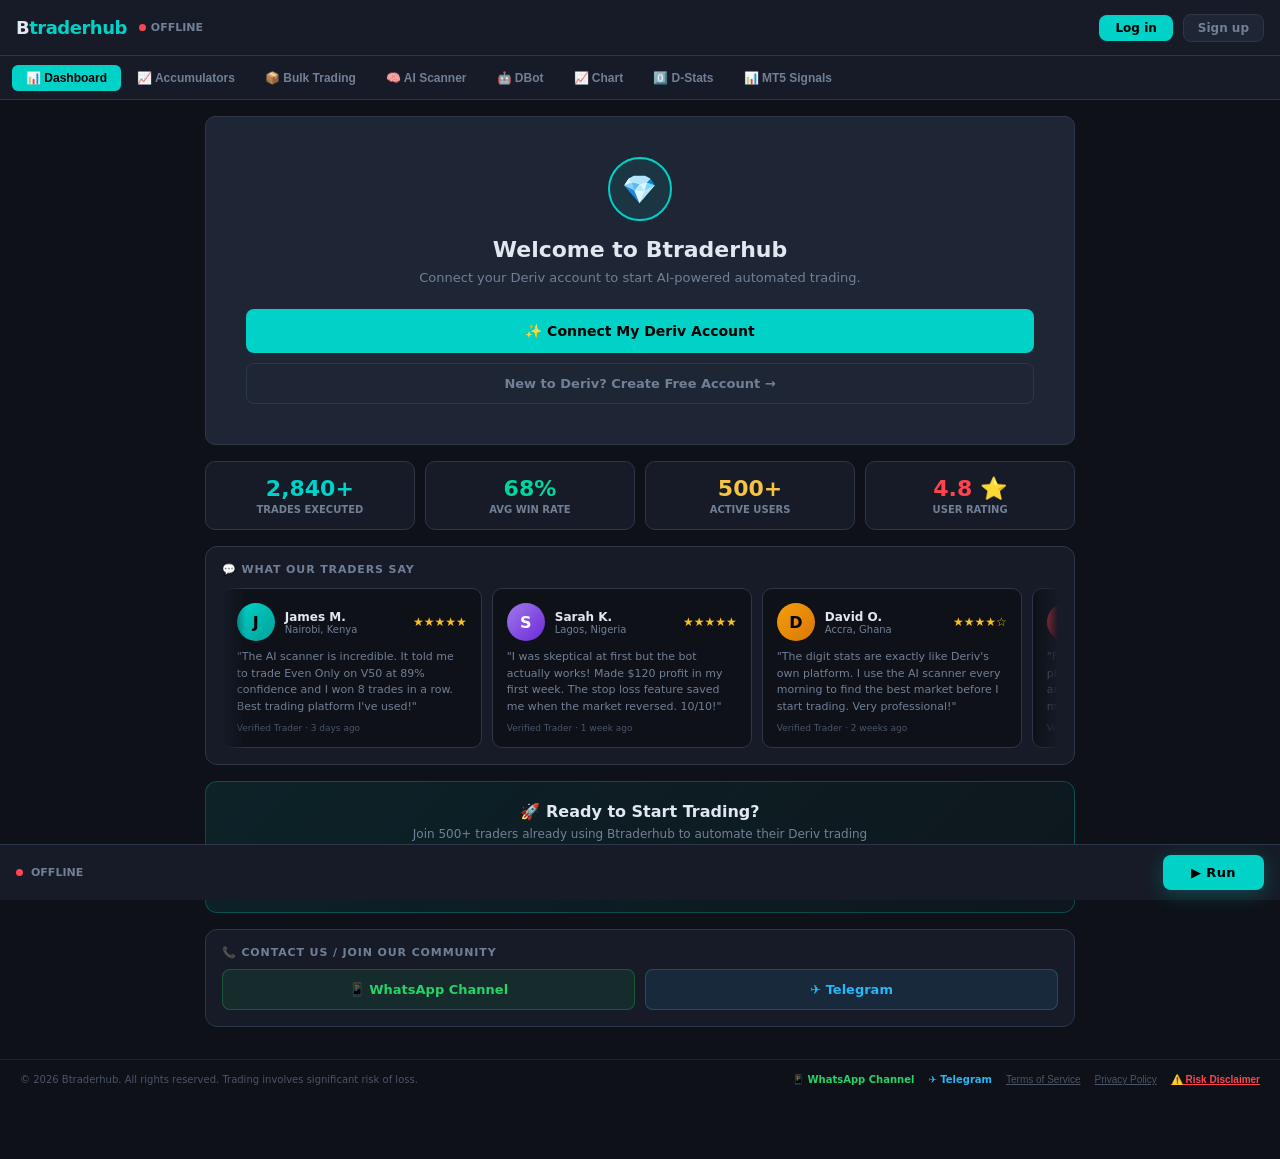
<file: index.html>
<!DOCTYPE html>
<html lang="en">
<head>
    <meta charset="UTF-8">
    <meta name="viewport" content="width=device-width, initial-scale=1.0">
    <title>Btraderhub | Smart Trading Platform</title>

    <!-- Google Analytics -->
    <script async src="https://www.googletagmanager.com/gtag/js?id=G-TRSEK0KK4P"></script>
    <script>
        window.dataLayer = window.dataLayer || [];
        function gtag(){dataLayer.push(arguments);}
        gtag('js', new Date());
        gtag('config', 'G-TRSEK0KK4P');
    </script>

    <!-- SEO Meta Tags -->
    <meta name="description" content="Btraderhub — AI-powered automated trading platform built on Deriv. Real-time digit stats, AI scanner, automated bots, 68% avg win rate. Connect your Deriv account and start trading smarter.">
    <meta name="keywords" content="Deriv trading bot, automated trading, AI trading, digit stats, Deriv third party, trading platform, volatility indices bot">
    <meta name="author" content="Btraderhub">
    <meta name="robots" content="index, follow">

    <!-- Favicon — shows logo in browser tab and Google results -->
    <link rel="icon" type="image/png" href="logo.png">
    <link rel="apple-touch-icon" href="logo.png">
    <link rel="shortcut icon" href="logo.png">

    <!-- Open Graph — for WhatsApp, Facebook, Twitter previews -->
    <meta property="og:title" content="Btraderhub | Smart AI Trading Platform">
    <meta property="og:description" content="AI-powered automated trading on Deriv. Real-time signals, digit stats, automated bots. Start trading smarter today.">
    <meta property="og:image" content="https://btraderhub.com/logo.png">
    <meta property="og:url" content="https://btraderhub.com">
    <meta property="og:type" content="website">
    <meta property="og:site_name" content="Btraderhub">

    <!-- Twitter Card -->
    <meta name="twitter:card" content="summary">
    <meta name="twitter:title" content="Btraderhub | Smart AI Trading Platform">
    <meta name="twitter:description" content="AI-powered automated trading on Deriv. Real-time signals, digit stats, automated bots.">
    <meta name="twitter:image" content="https://btraderhub.com/logo.png">

    <!-- Canonical URL -->
    <link rel="canonical" href="https://btraderhub.com">

    <style>
/* ============================================================
   BTRADERHUB — Clean Dark Theme (Deriv-inspired)
   ============================================================ */
*,*::before,*::after{box-sizing:border-box;margin:0;padding:0;}
::-webkit-scrollbar{width:4px;height:4px;}
::-webkit-scrollbar-track{background:#1a1f2e;}
::-webkit-scrollbar-thumb{background:#2d3748;border-radius:2px;}
::-webkit-scrollbar-thumb:hover{background:#4a5568;}
:root{
    --bg:#0e1118;
    --bg2:#161b27;
    --bg3:#1e2534;
    --card:#1e2534;
    --border:#2d3748;
    --text:#e2e8f0;
    --muted:#718096;
    --dim:#4a5568;
    --pink:#ff444f;
    --teal:#00d2c8;
    --green:#00d79e;
    --red:#ff444f;
    --amber:#f6c343;
    --blue:#4299e1;
    --purple:#9f7aea;
}
body{font-family:'Inter',system-ui,sans-serif;background:var(--bg);color:var(--text);min-height:100vh;overflow-x:hidden;display:flex;flex-direction:column;user-select:none;padding-bottom:0;}
::selection{background:#ff444f33;color:#fff;}

/* ── Header ── */
header{height:56px;background:var(--bg2);border-bottom:1px solid var(--border);display:flex;align-items:center;justify-content:space-between;padding:0 16px;flex-shrink:0;}
.logo{font-size:18px;font-weight:900;letter-spacing:-.5px;}
.logo span{color:var(--teal);}
.header-right{display:flex;align-items:center;gap:10px;}
.balance-badge{background:var(--bg3);border:1px solid var(--border);border-radius:8px;padding:5px 12px;font-size:12px;font-weight:700;color:var(--teal);display:flex;align-items:center;gap:6px;}
.status-dot{width:7px;height:7px;border-radius:50%;background:var(--red);flex-shrink:0;}
.status-dot.live{background:var(--green);}

/* ── Nav ── */
nav{height:44px;background:var(--bg2);border-bottom:1px solid var(--border);display:flex;align-items:center;padding:0 12px;gap:2px;flex-shrink:0;overflow-x:auto;}
.tab-btn{padding:6px 14px;border-radius:6px;font-size:12px;font-weight:600;white-space:nowrap;color:var(--muted);cursor:pointer;border:none;background:transparent;transition:all .15s;}
.tab-btn:hover{background:var(--bg3);color:var(--text);}
.tab-btn.active{background:var(--teal);color:#000;font-weight:700;}

/* ── Main ── */
/* The whole page scrolls as one normal document now (sticky-footer
   pattern below) instead of each pane scrolling in an isolated,
   height-clipped box — that isolation was what squeezed the footer up
   against page content. `main` still fills any leftover viewport space
   when content is short, so the footer naturally sits at the bottom
   instead of floating mid-page. */
main{flex:1;position:relative;}
.tab-pane{display:none;width:100%;}
.tab-pane.active{display:flex;}
.tab-pane.scroll{display:none;}
.tab-pane.scroll.active{display:block;}
/* DBot and Chart are full-height "app" views (sidebars, live chart) —
   give them a real minimum height so they still fill the screen the way
   they always did, without clipping the page if their own internal
   panels ever need more room than the viewport. */
#bot-pane.active,#chart-pane.active{min-height:calc(100vh - 156px);}

/* ── Inputs/Select ── */
input,select{background:var(--bg);border:1px solid var(--border);color:var(--text);border-radius:6px;padding:7px 10px;font-size:12px;outline:none;font-family:inherit;width:100%;transition:border-color .15s;}
input:focus,select:focus{border-color:var(--teal);}
select option{background:var(--bg2);}
input::placeholder{color:var(--dim);}

/* ── Buttons ── */
.btn{border:none;border-radius:8px;font-weight:700;cursor:pointer;transition:all .15s;display:inline-flex;align-items:center;justify-content:center;gap:6px;font-family:inherit;}
.btn-teal{background:var(--teal);color:#000;}
.btn-teal:hover{opacity:.9;transform:translateY(-1px);}
.btn-red{background:var(--red);color:#fff;}
.btn-red:hover{opacity:.9;}
.btn-green{background:var(--green);color:#000;}
.btn-green:hover{opacity:.9;}
.btn-ghost{background:var(--bg3);color:var(--muted);border:1px solid var(--border);}
.btn-ghost:hover{color:var(--text);border-color:var(--teal);}
.btn-amber{background:var(--amber);color:#000;}
.btn-run{background:var(--teal);color:#000;font-size:14px;font-weight:900;padding:14px 32px;border-radius:8px;letter-spacing:.03em;box-shadow:0 4px 20px #00d2c844;}
.btn-run:hover{opacity:.9;transform:translateY(-1px);}
.btn-stop{background:var(--red);color:#fff;font-size:14px;font-weight:900;padding:14px 32px;border-radius:8px;}

/* ── Cards ── */
.card{background:var(--card);border:1px solid var(--border);border-radius:10px;}
.card-sm{background:var(--bg2);border:1px solid var(--border);border-radius:8px;}

/* ── Badge ── */
.badge{display:inline-flex;align-items:center;padding:2px 8px;border-radius:20px;font-size:10px;font-weight:700;}
.badge-green{background:#00d79e18;color:var(--green);border:1px solid #00d79e33;}
.badge-red{background:#ff444f18;color:var(--red);border:1px solid #ff444f33;}
.badge-amber{background:#f6c34318;color:var(--amber);border:1px solid #f6c34333;}
.badge-teal{background:#00d2c818;color:var(--teal);border:1px solid #00d2c833;}
.badge-purple{background:#9f7aea18;color:var(--purple);border:1px solid #9f7aea33;}
.badge-blue{background:#4299e118;color:var(--blue);border:1px solid #4299e133;}

/* ── Separator ── */
.sep{border:none;border-top:1px solid var(--border);}

/* ── Sidebar ── */
.sidebar{width:240px;flex-shrink:0;background:var(--bg2);border-right:1px solid var(--border);display:flex;flex-direction:column;overflow:hidden;}
.sidebar-right{width:280px;flex-shrink:0;background:var(--bg2);border-left:1px solid var(--border);display:flex;flex-direction:column;overflow:hidden;}

/* ── Section header ── */
.sec-head{font-size:10px;font-weight:700;color:var(--muted);text-transform:uppercase;letter-spacing:.08em;padding:10px 14px 6px;}

/* ── Bot bar ── */
#bot-bar{position:fixed;bottom:0;left:0;right:0;z-index:999;background:var(--bg2);border-top:1px solid var(--border);padding:10px 16px;display:flex;align-items:center;gap:12px;}
body{padding-bottom:60px;}

/* ── D-Circles ── */
.d-circle{width:66px;height:66px;border-radius:50%;display:flex;flex-direction:column;align-items:center;justify-content:center;cursor:pointer;border:2px solid var(--border);background:var(--bg3);transition:all .2s;user-select:none;}
.d-circle:hover{transform:scale(1.08);}
.d-circle.r0{background:linear-gradient(135deg,#00d79e,#00a07a);border-color:#00d79e;color:#000;}
.d-circle.r1{background:linear-gradient(135deg,#00d2c8,#008a84);border-color:#00d2c8;color:#000;}
.d-circle.r8{background:linear-gradient(135deg,#f6c343,#c49a00);border-color:#f6c343;color:#000;}
.d-circle.r9{background:linear-gradient(135deg,#ff444f,#c0001a);border-color:#ff444f;color:#fff;}
.d-circle.pred{box-shadow:0 0 0 3px var(--teal),0 0 16px #00d2c844;}

/* ── Transaction rows (like screenshot) ── */
.tx-row{display:flex;align-items:center;padding:12px 16px;border-bottom:1px solid var(--border);gap:12px;font-size:12px;transition:background .15s;}
.tx-row:hover{background:var(--bg3);}
.tx-type-icon{width:44px;height:44px;border-radius:8px;background:var(--bg3);display:flex;align-items:center;justify-content:center;flex-shrink:0;font-size:18px;}
.tx-spots{flex:1;}
.tx-entry{display:flex;align-items:center;gap:6px;margin-bottom:4px;}
.tx-exit{display:flex;align-items:center;gap:6px;}
.spot-dot{width:8px;height:8px;border-radius:50%;flex-shrink:0;}
.spot-dot.entry{background:var(--red);}
.spot-dot.exit{background:transparent;border:2px solid var(--muted);}
.tx-price{color:var(--text);font-family:monospace;font-weight:600;}
.tx-pnl{text-align:right;}
.tx-stake{color:var(--muted);font-size:11px;}
.tx-profit{color:var(--green);font-weight:700;font-size:13px;}
.tx-profit.loss{color:var(--red);}

/* ── Summary bottom bar (like screenshot) ── */
.summary-bar{background:var(--bg2);border-top:1px solid var(--border);padding:14px 16px;display:grid;grid-template-columns:1fr 1fr 1fr;gap:12px;flex-shrink:0;}
.summary-item{text-align:center;}
.summary-label{font-size:10px;color:var(--muted);margin-bottom:4px;font-weight:600;text-transform:uppercase;}
.summary-value{font-size:15px;font-weight:900;}

/* ── Panel tabs (Summary/Transactions/Journal) ── */
.panel-tabs{display:flex;border-bottom:1px solid var(--border);flex-shrink:0;}
.panel-tab{flex:1;padding:10px;text-align:center;font-size:12px;font-weight:600;color:var(--muted);cursor:pointer;border:none;background:transparent;border-bottom:2px solid transparent;transition:all .15s;}
.panel-tab.active{color:var(--teal);border-bottom-color:var(--teal);}

/* ── AI Scanner ── */
.scanner-signal{background:var(--bg3);border:1px solid var(--border);border-radius:8px;padding:12px;transition:all .15s;}
.scanner-signal.strong{border-color:var(--green);}
.scanner-signal.medium{border-color:var(--amber);}

/* ── Market selector ── */
.market-item{padding:8px 12px;cursor:pointer;border-radius:6px;font-size:12px;font-weight:500;color:var(--muted);display:flex;align-items:center;gap:8px;transition:all .15s;border-left:3px solid transparent;}
.market-item:hover{background:var(--bg3);color:var(--text);}
.market-item.active{background:#00d2c810;color:var(--teal);border-left-color:var(--teal);}

/* ── Progress bar ── */
.pbar{height:4px;background:var(--border);border-radius:2px;overflow:hidden;}
.pbar-fill{height:100%;border-radius:2px;transition:width .6s;}

/* ── Notification ── */
#notif-wrap{position:fixed;top:70px;right:14px;z-index:9999;display:flex;flex-direction:column;gap:8px;max-width:290px;pointer-events:none;}
.notif{background:var(--bg3);border:1px solid var(--teal);border-radius:10px;padding:12px 14px;box-shadow:0 8px 24px #00000055;animation:nIn .3s ease;pointer-events:all;}
.notif.err{border-color:var(--red);}
.notif.warn{border-color:var(--amber);}
@keyframes nIn{from{opacity:0;transform:translateX(20px);}to{opacity:1;transform:translateX(0);}}

/* ── Journal line ── */
.jline{font-size:10px;padding:2px 0;font-family:monospace;}
.jline.w{color:var(--green);}
.jline.l{color:var(--red);}
.jline.i{color:var(--blue);}
.jline.x{color:var(--amber);}
.jline.d{color:var(--muted);}

/* ── Dir button ── */
.dir-btn{padding:6px 14px;border-radius:6px;font-size:11px;font-weight:700;border:1px solid var(--border);background:var(--bg);color:var(--muted);cursor:pointer;transition:all .15s;}
.dir-btn.pos{border-color:var(--teal);background:#00d2c814;color:var(--teal);}
.dir-btn.neg{border-color:var(--red);background:#ff444f14;color:var(--red);}

/* ── Chart iframe ── */
.chart-frame{flex:1;border:none;width:100%;min-height:0;display:block;}

/* ── Iframe container ── */
.iframe-wrap{flex:1;display:flex;flex-direction:column;overflow:hidden;min-height:0;}

/* ── Accumulators — compact responsive layout ── */
#accu-pane{padding:12px;}
#accu-pane .accu-wrap{max-width:clamp(900px, 76vw, 1400px);margin:0 auto;display:flex;flex-direction:column;gap:10px;}
.accu-row-2{display:grid;grid-template-columns:1fr 1fr;gap:10px;}
.accu-row-3{display:grid;grid-template-columns:1fr 1fr 1fr;gap:8px;}
.accu-card{padding:12px;}

/* ── APA style selector ── */
.apa-style-btn.apa-style-active{border-color:var(--teal);background:#00d2c814;color:var(--teal);}
.apa-style-btn.apa-style-active span{color:inherit;}

/* ── MT5 Signals — Active Signals / Signal History grids ──
   Desktop/tablet: multi-column, auto-fill. Mobile: single readable
   column (see media query below) — these sections are core MT5 Signals
   functionality and must render identically on every screen size, only
   the column count changes. */
.mt5-signal-grid{display:grid;grid-template-columns:repeat(auto-fill,minmax(260px,1fr));gap:10px;}
.mt5-history-grid{grid-template-columns:repeat(auto-fill,minmax(240px,1fr));}
.mt5-tab-btn{white-space:nowrap;}

/* ── Large desktop — a little extra breathing room, not a redesign.
   Panes use responsive clamp() max-widths already (see inline styles /
   .accu-wrap above), so wide monitors get a genuinely wider workspace
   with more auto-fill grid columns, instead of one narrow centered
   column with empty space on both sides. This tier just adds padding
   comfort on top of that — mobile is completely untouched. ── */
@media(min-width:1440px){
    #dashboard-pane,#digits-pane,#scanner-pane,#bulk-pane,#mt5-pane{padding:24px 32px;}
    #accu-pane{padding:24px 32px;}
}
@media(min-width:1920px){
    #dashboard-pane,#digits-pane,#scanner-pane,#bulk-pane,#mt5-pane{padding:28px 48px;}
    #accu-pane{padding:28px 48px;}
}

@media(max-width:768px){
    /* Hide sidebars by default on mobile */
    .sidebar,.sidebar-right{ display:none; }

    /* DBot mobile layout — show settings as bottom sheet */
    #bot-pane.active { flex-direction: column !important; }
    #bot-pane .sidebar {
        display: flex !important;
        width: 100% !important;
        max-height: 0;
        overflow: hidden;
        transition: max-height 0.3s ease;
        border-right: none !important;
        border-top: 1px solid var(--border);
        order: 2;
    }
    #bot-pane .sidebar.mobile-open {
        max-height: 70vh;
        overflow-y: auto;
    }
    #bot-pane > div:not(.sidebar):not(.sidebar-right) {
        order: 1;
        min-height: 0;
        flex: 1;
    }
    /* Hide right AI panel on mobile */
    #bot-pane .sidebar-right { display: none !important; }

    /* Mobile bot toggle button */
    #mobile-bot-settings-btn {
        display: flex !important;
    }

    /* Accumulators — stack to single column on mobile */
    .accu-row-2,.accu-row-3{grid-template-columns:1fr;}
    #accu-pane{padding:10px;}

    /* MT5 Signals — Active Signals and Signal History remain fully visible
       and scrollable on mobile; only the grid drops to a single column so
       nothing gets clipped by the page's overflow-x:hidden at narrow
       widths. Nothing is hidden with display:none here. */
    .mt5-signal-grid,.mt5-history-grid{grid-template-columns:1fr;}
    #mt5-pane{padding:10px;}
    #mt5-pane .accu-card{padding:10px;}
    #mt5-pane select{font-size:12px;}
}
@media(min-width:769px){
    #mobile-bot-settings-btn { display: none !important; }
}
/* ── Testimonials marquee — auto-scrolls right to left ── */
.testimonial-viewport{overflow:hidden;position:relative;-webkit-mask-image:linear-gradient(90deg,transparent,#000 24px,#000 calc(100% - 24px),transparent);mask-image:linear-gradient(90deg,transparent,#000 24px,#000 calc(100% - 24px),transparent);}
.testimonial-track{display:flex;flex-direction:row;gap:10px;width:max-content;animation:testimonialMarquee 42s linear infinite;}
.testimonial-viewport:hover .testimonial-track{animation-play-state:paused;}
@keyframes testimonialMarquee{from{transform:translateX(0);}to{transform:translateX(-50%);}}
@media(max-width:768px){.testimonial-track{animation-duration:30s;}}
    </style>
</head>
<body>

<!-- Notifications -->
<div id="notif-wrap"></div>

<!-- ═══ HEADER ═══ -->
<header>
    <div style="display:flex;align-items:center;gap:12px;">
        <div class="logo">B<span>traderhub</span></div>
        <div style="display:flex;align-items:center;gap:5px;">
            <span class="status-dot" id="status-dot"></span>
            <span id="status-text" style="font-size:11px;font-weight:700;color:var(--muted);">OFFLINE</span>
        </div>
    </div>
    <div class="header-right">
        <div id="acct-wrap" style="display:none;align-items:center;gap:8px;">
            <select id="acct-switcher" onchange="switchAccount(this.value)" style="width:auto;font-size:11px;padding:4px 8px;"></select>
            <div class="balance-badge">💰 <span id="balance">0.00 USD</span></div>
            <button onclick="revokeAccess()" class="btn btn-ghost" style="font-size:10px;padding:4px 10px;color:#f87171;border-color:#f87171;" title="Disconnect Deriv Account">🔓 Logout</button>
        </div>
        <button onclick="loginWithDeriv()" id="btn-login" class="btn btn-teal" style="font-size:12px;padding:6px 16px;">Log in</button>
        <button onclick="signUpWithDeriv()" id="btn-signup" class="btn btn-ghost" style="font-size:12px;padding:6px 14px;">Sign up</button>
    </div>
</header>

<!-- ═══ NAV ═══ -->
<nav>
    <button id="tab-btn-dashboard" onclick="switchTab('dashboard')" class="tab-btn active">📊 Dashboard</button>
    <button id="tab-btn-accu"      onclick="switchTab('accu')"      class="tab-btn">📈 Accumulators</button>
    <button id="tab-btn-bulk"      onclick="switchTab('bulk')"      class="tab-btn">📦 Bulk Trading</button>
    <button id="tab-btn-scanner"   onclick="switchTab('scanner')"   class="tab-btn">🧠 AI Scanner</button>
    <button id="tab-btn-bot"       onclick="switchTab('bot')"       class="tab-btn">🤖 DBot</button>
    <button id="tab-btn-chart"     onclick="switchTab('chart')"     class="tab-btn">📈 Chart</button>
    <button id="tab-btn-digits"    onclick="switchTab('digits')"    class="tab-btn">0️⃣ D-Stats</button>
    <button id="tab-btn-mt5"       onclick="switchTab('mt5')"       class="tab-btn">📊 MT5 Signals</button>
</nav>

<!-- ═══ MAIN ═══ -->
<main>

<!-- ── DASHBOARD ── -->
<div id="dashboard-pane" class="tab-pane scroll active" style="padding:16px;">
    <div style="max-width:clamp(680px, 68vw, 1100px);margin:0 auto;">

        <!-- Auth card -->
        <div id="auth-card" class="card" style="padding:40px;text-align:center;margin-bottom:16px;">
            <div style="width:64px;height:64px;border-radius:50%;background:#00d2c818;border:2px solid var(--teal);display:flex;align-items:center;justify-content:center;font-size:28px;margin:0 auto 16px;">💎</div>
            <h2 style="font-size:22px;font-weight:900;margin-bottom:8px;">Welcome to Btraderhub</h2>
            <p style="color:var(--muted);font-size:13px;margin-bottom:24px;">Connect your Deriv account to start AI-powered automated trading.</p>
            <button onclick="loginWithDeriv()" class="btn btn-teal" style="width:100%;padding:14px;font-size:14px;border-radius:8px;margin-bottom:10px;">✨ Connect My Deriv Account</button>
            <button onclick="signUpWithDeriv()" class="btn btn-ghost" style="width:100%;padding:12px;font-size:13px;border-radius:8px;">New to Deriv? Create Free Account →</button>
            <div id="conn-status" style="display:none;margin-top:12px;font-size:11px;padding:10px;border-radius:8px;border:1px solid var(--border);color:var(--muted);"></div>
        </div>

        <!-- Testimonials & Stats — always visible -->
        <div style="margin-bottom:16px;">

            <!-- Platform stats bar -->
            <div style="display:grid;grid-template-columns:repeat(4,1fr);gap:10px;margin-bottom:16px;">
                <div style="background:var(--bg2);border:1px solid var(--border);border-radius:10px;padding:14px;text-align:center;">
                    <div style="font-size:22px;font-weight:900;color:var(--teal);">2,840+</div>
                    <div style="font-size:10px;color:var(--muted);margin-top:3px;text-transform:uppercase;font-weight:700;">Trades Executed</div>
                </div>
                <div style="background:var(--bg2);border:1px solid var(--border);border-radius:10px;padding:14px;text-align:center;">
                    <div style="font-size:22px;font-weight:900;color:var(--green);">68%</div>
                    <div style="font-size:10px;color:var(--muted);margin-top:3px;text-transform:uppercase;font-weight:700;">Avg Win Rate</div>
                </div>
                <div style="background:var(--bg2);border:1px solid var(--border);border-radius:10px;padding:14px;text-align:center;">
                    <div style="font-size:22px;font-weight:900;color:var(--amber);">500+</div>
                    <div style="font-size:10px;color:var(--muted);margin-top:3px;text-transform:uppercase;font-weight:700;">Active Users</div>
                </div>
                <div style="background:var(--bg2);border:1px solid var(--border);border-radius:10px;padding:14px;text-align:center;">
                    <div style="font-size:22px;font-weight:900;color:#ff444f;">4.8 ⭐</div>
                    <div style="font-size:10px;color:var(--muted);margin-top:3px;text-transform:uppercase;font-weight:700;">User Rating</div>
                </div>
            </div>

            <!-- Testimonials -->
            <div style="background:var(--bg2);border:1px solid var(--border);border-radius:12px;padding:16px;margin-bottom:16px;">
                <div style="font-size:11px;font-weight:900;color:var(--muted);text-transform:uppercase;letter-spacing:.08em;margin-bottom:12px;">💬 What Our Traders Say</div>
                <div class="testimonial-viewport">
                <div class="testimonial-track">

                    <!-- Testimonial 1 -->
                    <div style="background:var(--bg);border:1px solid var(--border);border-radius:10px;padding:14px;min-width:260px;max-width:260px;scroll-snap-align:start;flex-shrink:0;">
                        <div style="display:flex;align-items:center;gap:10px;margin-bottom:8px;">
                            <div style="width:38px;height:38px;border-radius:50%;background:linear-gradient(135deg,#00d2c8,#00a09a);display:flex;align-items:center;justify-content:center;font-size:16px;font-weight:900;color:#000;flex-shrink:0;">J</div>
                            <div>
                                <div style="font-size:12px;font-weight:900;color:var(--text);">James M.</div>
                                <div style="font-size:10px;color:var(--muted);">Nairobi, Kenya</div>
                            </div>
                            <div style="margin-left:auto;color:#fbbf24;font-size:12px;">★★★★★</div>
                        </div>
                        <p style="font-size:11px;color:var(--muted);line-height:1.5;">"The AI scanner is incredible. It told me to trade Even Only on V50 at 89% confidence and I won 8 trades in a row. Best trading platform I've used!"</p>
                        <div style="font-size:9px;color:var(--dim);margin-top:8px;">Verified Trader · 3 days ago</div>
                    </div>

                    <!-- Testimonial 2 -->
                    <div style="background:var(--bg);border:1px solid var(--border);border-radius:10px;padding:14px;min-width:260px;max-width:260px;scroll-snap-align:start;flex-shrink:0;">
                        <div style="display:flex;align-items:center;gap:10px;margin-bottom:8px;">
                            <div style="width:38px;height:38px;border-radius:50%;background:linear-gradient(135deg,#9f7aea,#6d28d9);display:flex;align-items:center;justify-content:center;font-size:16px;font-weight:900;color:#fff;flex-shrink:0;">S</div>
                            <div>
                                <div style="font-size:12px;font-weight:900;color:var(--text);">Sarah K.</div>
                                <div style="font-size:10px;color:var(--muted);">Lagos, Nigeria</div>
                            </div>
                            <div style="margin-left:auto;color:#fbbf24;font-size:12px;">★★★★★</div>
                        </div>
                        <p style="font-size:11px;color:var(--muted);line-height:1.5;">"I was skeptical at first but the bot actually works! Made $120 profit in my first week. The stop loss feature saved me when the market reversed. 10/10!"</p>
                        <div style="font-size:9px;color:var(--dim);margin-top:8px;">Verified Trader · 1 week ago</div>
                    </div>

                    <!-- Testimonial 3 -->
                    <div style="background:var(--bg);border:1px solid var(--border);border-radius:10px;padding:14px;min-width:260px;max-width:260px;scroll-snap-align:start;flex-shrink:0;">
                        <div style="display:flex;align-items:center;gap:10px;margin-bottom:8px;">
                            <div style="width:38px;height:38px;border-radius:50%;background:linear-gradient(135deg,#f59e0b,#d97706);display:flex;align-items:center;justify-content:center;font-size:16px;font-weight:900;color:#000;flex-shrink:0;">D</div>
                            <div>
                                <div style="font-size:12px;font-weight:900;color:var(--text);">David O.</div>
                                <div style="font-size:10px;color:var(--muted);">Accra, Ghana</div>
                            </div>
                            <div style="margin-left:auto;color:#fbbf24;font-size:12px;">★★★★☆</div>
                        </div>
                        <p style="font-size:11px;color:var(--muted);line-height:1.5;">"The digit stats are exactly like Deriv's own platform. I use the AI scanner every morning to find the best market before I start trading. Very professional!"</p>
                        <div style="font-size:9px;color:var(--dim);margin-top:8px;">Verified Trader · 2 weeks ago</div>
                    </div>

                    <!-- Testimonial 4 -->
                    <div style="background:var(--bg);border:1px solid var(--border);border-radius:10px;padding:14px;min-width:260px;max-width:260px;scroll-snap-align:start;flex-shrink:0;">
                        <div style="display:flex;align-items:center;gap:10px;margin-bottom:8px;">
                            <div style="width:38px;height:38px;border-radius:50%;background:linear-gradient(135deg,#ff444f,#c0001a);display:flex;align-items:center;justify-content:center;font-size:16px;font-weight:900;color:#fff;flex-shrink:0;">A</div>
                            <div>
                                <div style="font-size:12px;font-weight:900;color:var(--text);">Amina B.</div>
                                <div style="font-size:10px;color:var(--muted);">Dar es Salaam, Tanzania</div>
                            </div>
                            <div style="margin-left:auto;color:#fbbf24;font-size:12px;">★★★★★</div>
                        </div>
                        <p style="font-size:11px;color:var(--muted);line-height:1.5;">"Finally a platform that works on my phone! The AI auto-update feature is amazing — it changes direction based on market conditions automatically. Love it!"</p>
                        <div style="font-size:9px;color:var(--dim);margin-top:8px;">Verified Trader · 5 days ago</div>
                    </div>

                    <!-- Testimonial 5 -->
                    <div style="background:var(--bg);border:1px solid var(--border);border-radius:10px;padding:14px;min-width:260px;max-width:260px;scroll-snap-align:start;flex-shrink:0;">
                        <div style="display:flex;align-items:center;gap:10px;margin-bottom:8px;">
                            <div style="width:38px;height:38px;border-radius:50%;background:linear-gradient(135deg,#10b981,#059669);display:flex;align-items:center;justify-content:center;font-size:16px;font-weight:900;color:#fff;flex-shrink:0;">P</div>
                            <div>
                                <div style="font-size:12px;font-weight:900;color:var(--text);">Peter N.</div>
                                <div style="font-size:10px;color:var(--muted);">Kampala, Uganda</div>
                            </div>
                            <div style="margin-left:auto;color:#fbbf24;font-size:12px;">★★★★★</div>
                        </div>
                        <p style="font-size:11px;color:var(--muted);line-height:1.5;">"The martingale with stop loss is perfectly balanced. I set $5 stop loss and $20 take profit and the bot handles everything. Withdrew $200 this month!"</p>
                        <div style="font-size:9px;color:var(--dim);margin-top:8px;">Verified Trader · 1 week ago</div>
                    </div>

                    <!-- Testimonial 6 -->
                    <div style="background:var(--bg);border:1px solid var(--border);border-radius:10px;padding:14px;min-width:260px;max-width:260px;scroll-snap-align:start;flex-shrink:0;">
                        <div style="display:flex;align-items:center;gap:10px;margin-bottom:8px;">
                            <div style="width:38px;height:38px;border-radius:50%;background:linear-gradient(135deg,#3b82f6,#1d4ed8);display:flex;align-items:center;justify-content:center;font-size:16px;font-weight:900;color:#fff;flex-shrink:0;">R</div>
                            <div>
                                <div style="font-size:12px;font-weight:900;color:var(--text);">Ruth W.</div>
                                <div style="font-size:10px;color:var(--muted);">Mombasa, Kenya</div>
                            </div>
                            <div style="margin-left:auto;color:#fbbf24;font-size:12px;">★★★★★</div>
                        </div>
                        <p style="font-size:11px;color:var(--muted);line-height:1.5;">"I connected my Deriv account in less than a minute. The interface is clean and easy to understand even for beginners. The AI signals are spot on!"</p>
                        <div style="font-size:9px;color:var(--dim);margin-top:8px;">Verified Trader · 3 days ago</div>
                    </div>

                    <!-- Duplicate set — makes the right-to-left marquee loop seamlessly -->
                    <div style="background:var(--bg);border:1px solid var(--border);border-radius:10px;padding:14px;min-width:260px;max-width:260px;flex-shrink:0;" aria-hidden="true">
                        <div style="display:flex;align-items:center;gap:10px;margin-bottom:8px;">
                            <div style="width:38px;height:38px;border-radius:50%;background:linear-gradient(135deg,#00d2c8,#00a09a);display:flex;align-items:center;justify-content:center;font-size:16px;font-weight:900;color:#000;flex-shrink:0;">J</div>
                            <div>
                                <div style="font-size:12px;font-weight:900;color:var(--text);">James M.</div>
                                <div style="font-size:10px;color:var(--muted);">Nairobi, Kenya</div>
                            </div>
                            <div style="margin-left:auto;color:#fbbf24;font-size:12px;">★★★★★</div>
                        </div>
                        <p style="font-size:11px;color:var(--muted);line-height:1.5;">"The AI scanner is incredible. It told me to trade Even Only on V50 at 89% confidence and I won 8 trades in a row. Best trading platform I've used!"</p>
                        <div style="font-size:9px;color:var(--dim);margin-top:8px;">Verified Trader · 3 days ago</div>
                    </div>

                    <div style="background:var(--bg);border:1px solid var(--border);border-radius:10px;padding:14px;min-width:260px;max-width:260px;flex-shrink:0;" aria-hidden="true">
                        <div style="display:flex;align-items:center;gap:10px;margin-bottom:8px;">
                            <div style="width:38px;height:38px;border-radius:50%;background:linear-gradient(135deg,#9f7aea,#6d28d9);display:flex;align-items:center;justify-content:center;font-size:16px;font-weight:900;color:#fff;flex-shrink:0;">S</div>
                            <div>
                                <div style="font-size:12px;font-weight:900;color:var(--text);">Sarah K.</div>
                                <div style="font-size:10px;color:var(--muted);">Lagos, Nigeria</div>
                            </div>
                            <div style="margin-left:auto;color:#fbbf24;font-size:12px;">★★★★★</div>
                        </div>
                        <p style="font-size:11px;color:var(--muted);line-height:1.5;">"I was skeptical at first but the bot actually works! Made $120 profit in my first week. The stop loss feature saved me when the market reversed. 10/10!"</p>
                        <div style="font-size:9px;color:var(--dim);margin-top:8px;">Verified Trader · 1 week ago</div>
                    </div>

                    <div style="background:var(--bg);border:1px solid var(--border);border-radius:10px;padding:14px;min-width:260px;max-width:260px;flex-shrink:0;" aria-hidden="true">
                        <div style="display:flex;align-items:center;gap:10px;margin-bottom:8px;">
                            <div style="width:38px;height:38px;border-radius:50%;background:linear-gradient(135deg,#f59e0b,#d97706);display:flex;align-items:center;justify-content:center;font-size:16px;font-weight:900;color:#000;flex-shrink:0;">D</div>
                            <div>
                                <div style="font-size:12px;font-weight:900;color:var(--text);">David O.</div>
                                <div style="font-size:10px;color:var(--muted);">Accra, Ghana</div>
                            </div>
                            <div style="margin-left:auto;color:#fbbf24;font-size:12px;">★★★★☆</div>
                        </div>
                        <p style="font-size:11px;color:var(--muted);line-height:1.5;">"The digit stats are exactly like Deriv's own platform. I use the AI scanner every morning to find the best market before I start trading. Very professional!"</p>
                        <div style="font-size:9px;color:var(--dim);margin-top:8px;">Verified Trader · 2 weeks ago</div>
                    </div>

                    <div style="background:var(--bg);border:1px solid var(--border);border-radius:10px;padding:14px;min-width:260px;max-width:260px;flex-shrink:0;" aria-hidden="true">
                        <div style="display:flex;align-items:center;gap:10px;margin-bottom:8px;">
                            <div style="width:38px;height:38px;border-radius:50%;background:linear-gradient(135deg,#ff444f,#c0001a);display:flex;align-items:center;justify-content:center;font-size:16px;font-weight:900;color:#fff;flex-shrink:0;">A</div>
                            <div>
                                <div style="font-size:12px;font-weight:900;color:var(--text);">Amina B.</div>
                                <div style="font-size:10px;color:var(--muted);">Dar es Salaam, Tanzania</div>
                            </div>
                            <div style="margin-left:auto;color:#fbbf24;font-size:12px;">★★★★★</div>
                        </div>
                        <p style="font-size:11px;color:var(--muted);line-height:1.5;">"Finally a platform that works on my phone! The AI auto-update feature is amazing — it changes direction based on market conditions automatically. Love it!"</p>
                        <div style="font-size:9px;color:var(--dim);margin-top:8px;">Verified Trader · 5 days ago</div>
                    </div>

                    <div style="background:var(--bg);border:1px solid var(--border);border-radius:10px;padding:14px;min-width:260px;max-width:260px;flex-shrink:0;" aria-hidden="true">
                        <div style="display:flex;align-items:center;gap:10px;margin-bottom:8px;">
                            <div style="width:38px;height:38px;border-radius:50%;background:linear-gradient(135deg,#10b981,#059669);display:flex;align-items:center;justify-content:center;font-size:16px;font-weight:900;color:#fff;flex-shrink:0;">P</div>
                            <div>
                                <div style="font-size:12px;font-weight:900;color:var(--text);">Peter N.</div>
                                <div style="font-size:10px;color:var(--muted);">Kampala, Uganda</div>
                            </div>
                            <div style="margin-left:auto;color:#fbbf24;font-size:12px;">★★★★★</div>
                        </div>
                        <p style="font-size:11px;color:var(--muted);line-height:1.5;">"The martingale with stop loss is perfectly balanced. I set $5 stop loss and $20 take profit and the bot handles everything. Withdrew $200 this month!"</p>
                        <div style="font-size:9px;color:var(--dim);margin-top:8px;">Verified Trader · 1 week ago</div>
                    </div>

                    <div style="background:var(--bg);border:1px solid var(--border);border-radius:10px;padding:14px;min-width:260px;max-width:260px;flex-shrink:0;" aria-hidden="true">
                        <div style="display:flex;align-items:center;gap:10px;margin-bottom:8px;">
                            <div style="width:38px;height:38px;border-radius:50%;background:linear-gradient(135deg,#3b82f6,#1d4ed8);display:flex;align-items:center;justify-content:center;font-size:16px;font-weight:900;color:#fff;flex-shrink:0;">R</div>
                            <div>
                                <div style="font-size:12px;font-weight:900;color:var(--text);">Ruth W.</div>
                                <div style="font-size:10px;color:var(--muted);">Mombasa, Kenya</div>
                            </div>
                            <div style="margin-left:auto;color:#fbbf24;font-size:12px;">★★★★★</div>
                        </div>
                        <p style="font-size:11px;color:var(--muted);line-height:1.5;">"I connected my Deriv account in less than a minute. The interface is clean and easy to understand even for beginners. The AI signals are spot on!"</p>
                        <div style="font-size:9px;color:var(--dim);margin-top:8px;">Verified Trader · 3 days ago</div>
                    </div>

                </div>
                </div>
            </div>

            <!-- CTA Banner -->
            <div style="background:linear-gradient(135deg,#00d2c818,#00d2c808);border:1px solid #00d2c844;border-radius:12px;padding:20px;text-align:center;margin-bottom:16px;">
                <div style="font-size:16px;font-weight:900;color:var(--text);margin-bottom:6px;">🚀 Ready to Start Trading?</div>
                <div style="font-size:12px;color:var(--muted);margin-bottom:14px;">Join 500+ traders already using Btraderhub to automate their Deriv trading</div>
                <div style="display:flex;gap:10px;justify-content:center;flex-wrap:wrap;">
                    <button onclick="loginWithDeriv()" class="btn btn-teal" style="padding:10px 24px;font-size:13px;">✨ Connect My Deriv Account</button>
                    <button onclick="signUpWithDeriv()" class="btn" style="background:transparent;border:1px solid var(--teal);color:var(--teal);padding:10px 24px;font-size:13px;">New to Deriv? Sign Up Free</button>
                </div>
            </div>

            <!-- Contact / Community -->
            <div style="background:var(--bg2);border:1px solid var(--border);border-radius:12px;padding:16px;margin-bottom:16px;">
                <div style="font-size:11px;font-weight:900;color:var(--muted);text-transform:uppercase;letter-spacing:.08em;margin-bottom:10px;">📞 Contact Us / Join Our Community</div>
                <div style="display:flex;gap:10px;flex-wrap:wrap;">
                    <a href="https://whatsapp.com/channel/0029Vb8RepJDeON2hcLhah2c" target="_blank" rel="noopener"
                       class="btn" style="flex:1;min-width:200px;background:#25D36618;border:1px solid #25D36644;color:#25D366;padding:12px;font-size:13px;font-weight:700;text-decoration:none;">
                        📱 WhatsApp Channel
                    </a>
                    <a href="https://t.me/btraderhub" target="_blank" rel="noopener"
                       class="btn" style="flex:1;min-width:200px;background:#29b6f618;border:1px solid #29b6f644;color:#29b6f6;padding:12px;font-size:13px;font-weight:700;text-decoration:none;">
                        ✈️ Telegram
                    </a>
                </div>
            </div>
        </div>

        <!-- Post-login stats -->
        <div id="dash-stats" style="display:none;">
            <div style="display:grid;grid-template-columns:repeat(4,1fr);gap:10px;margin-bottom:14px;">
                <div class="card-sm" style="padding:12px;text-align:center;">
                    <div style="font-size:9px;color:var(--muted);margin-bottom:4px;text-transform:uppercase;font-weight:700;">Total Runs</div>
                    <div id="ds-runs" style="font-size:22px;font-weight:900;">0</div>
                </div>
                <div class="card-sm" style="padding:12px;text-align:center;">
                    <div style="font-size:9px;color:var(--muted);margin-bottom:4px;text-transform:uppercase;font-weight:700;">Win Rate</div>
                    <div id="ds-wr" style="font-size:22px;font-weight:900;color:var(--teal);">0%</div>
                </div>
                <div class="card-sm" style="padding:12px;text-align:center;">
                    <div style="font-size:9px;color:var(--muted);margin-bottom:4px;text-transform:uppercase;font-weight:700;">Profit/Loss</div>
                    <div id="ds-pl" style="font-size:22px;font-weight:900;">$0.00</div>
                </div>
                <div class="card-sm" style="padding:12px;text-align:center;">
                    <div style="font-size:9px;color:var(--muted);margin-bottom:4px;text-transform:uppercase;font-weight:700;">Active Bot</div>
                    <div id="ds-bot" style="font-size:11px;font-weight:900;color:var(--teal);overflow:hidden;text-overflow:ellipsis;white-space:nowrap;">None</div>
                </div>
            </div>
            <div class="card" style="padding:14px;">
                <div style="font-size:10px;font-weight:700;color:var(--muted);text-transform:uppercase;margin-bottom:10px;">Recent Trades</div>
                <div id="recent-trades"><div style="font-size:11px;color:var(--dim);text-align:center;padding:16px;">No trades yet</div></div>
            </div>
        </div>
    </div>
</div>

<!-- ── DBOT ── -->
<div id="bot-pane" class="tab-pane" style="flex-direction:row;">

    <!-- LEFT: Bot settings -->
    <div class="sidebar">
        <div class="sec-head">⚙️ Bot Settings</div>
        <div style="padding:12px;display:flex;flex-direction:column;gap:10px;overflow-y:auto;flex:1;">

            <!-- Active bot indicator -->
            <div class="card-sm" style="padding:10px;">
                <div style="font-size:9px;color:var(--muted);text-transform:uppercase;font-weight:700;margin-bottom:4px;">Active Bot</div>
                <div id="active-bot-name" style="font-size:13px;font-weight:900;color:var(--teal);">Configure below</div>
            </div>

            <div>
                <div style="font-size:9px;font-weight:700;color:var(--muted);text-transform:uppercase;margin-bottom:4px;">Market</div>
                <select id="bot-market" onchange="onMarketChange()">
                    <optgroup label="Continuous Indices">
                        <option value="R_10">Volatility 10 Index</option>
                        <option value="R_25">Volatility 25 Index</option>
                        <option value="R_50">Volatility 50 Index</option>
                        <option value="R_75">Volatility 75 Index</option>
                        <option value="R_100">Volatility 100 Index</option>
                    </optgroup>
                    <optgroup label="1s Indices">
                        <option value="1HZ10V">Volatility 10 (1s)</option>
                        <option value="1HZ25V">Volatility 25 (1s)</option>
                        <option value="1HZ50V">Volatility 50 (1s)</option>
                        <option value="1HZ75V">Volatility 75 (1s)</option>
                        <option value="1HZ100V">Volatility 100 (1s)</option>
                    </optgroup>
                    <optgroup label="Jump Indices">
                        <option value="jump_10">Jump 10 Index</option>
                        <option value="jump_25">Jump 25 Index</option>
                        <option value="jump_50">Jump 50 Index</option>
                        <option value="jump_75">Jump 75 Index</option>
                        <option value="jump_100">Jump 100 Index</option>
                    </optgroup>
                </select>
            </div>

            <div>
                <div style="font-size:9px;font-weight:700;color:var(--muted);text-transform:uppercase;margin-bottom:4px;">Trade Type</div>
                <select id="bot-type" onchange="onTypeChange()">
                    <option value="over_under">Over / Under</option>
                    <option value="even_odd">Even / Odd</option>
                    <option value="rise_fall">Rise / Fall</option>
                    <option value="only_ups_downs">Only Ups / Only Downs</option>
                </select>
            </div>

            <div>
                <div style="font-size:9px;font-weight:700;color:var(--muted);text-transform:uppercase;margin-bottom:6px;">Direction <span style="color:var(--red);">*</span></div>
                <div id="dir-controls" style="display:flex;gap:6px;flex-wrap:wrap;"></div>
            </div>

            <div id="pred-wrap">
                <div style="font-size:9px;font-weight:700;color:var(--muted);text-transform:uppercase;margin-bottom:4px;">Prediction (0–9)</div>
                <input type="number" id="bot-pred" value="5" min="0" max="9">
            </div>

            <div>
                <div style="font-size:9px;font-weight:700;color:var(--muted);text-transform:uppercase;margin-bottom:4px;">Duration (Ticks)</div>
                <input type="number" id="bot-dur" value="1" min="1" max="10">
            </div>

            <hr class="sep">
            <div style="font-size:9px;font-weight:900;color:var(--muted);text-transform:uppercase;letter-spacing:.06em;">💰 Money Management</div>

            <div>
                <div style="font-size:9px;font-weight:700;color:var(--muted);text-transform:uppercase;margin-bottom:4px;">Initial Stake (USD)</div>
                <input type="number" id="bot-stake" value="1.00" step="0.50" min="0.35">
            </div>

            <div>
                <div style="font-size:9px;font-weight:700;color:var(--muted);text-transform:uppercase;margin-bottom:4px;">Martingale ×</div>
                <input type="number" id="bot-mg" value="1.5" step="0.1" min="1">
            </div>

            <div style="display:grid;grid-template-columns:1fr 1fr;gap:8px;">
                <div>
                    <div style="font-size:9px;font-weight:700;color:var(--green);text-transform:uppercase;margin-bottom:4px;">Take Profit $</div>
                    <input type="number" id="bot-tp" value="20.00" style="color:var(--green);">
                </div>
                <div>
                    <div style="font-size:9px;font-weight:700;color:var(--red);text-transform:uppercase;margin-bottom:4px;">Stop Loss $</div>
                    <input type="number" id="bot-sl" value="1000.00" style="color:var(--red);">
                </div>
            </div>

            <!-- AI auto-update toggle -->
            <div class="card-sm" style="padding:10px;border-color:var(--teal);">
                <div style="display:flex;align-items:center;justify-content:space-between;margin-bottom:6px;">
                    <span style="font-size:11px;font-weight:700;color:var(--teal);">🧠 AI Auto-Update</span>
                    <label style="position:relative;width:36px;height:20px;cursor:pointer;">
                        <input type="checkbox" id="ai-auto" checked style="opacity:0;width:0;height:0;">
                        <span id="ai-toggle-track" onclick="toggleAIAuto()" style="position:absolute;inset:0;background:var(--teal);border-radius:20px;transition:.3s;cursor:pointer;"></span>
                        <span id="ai-toggle-thumb" onclick="toggleAIAuto()" style="position:absolute;left:3px;top:3px;width:14px;height:14px;background:#000;border-radius:50%;transition:.3s;cursor:pointer;"></span>
                    </label>
                </div>
                <div style="font-size:10px;color:var(--muted);">AI scans market and updates bot direction automatically for highest win probability.</div>
            </div>

            <button onclick="runAIScan()" class="btn btn-amber" style="width:100%;padding:8px;font-size:11px;border-radius:7px;">🔍 Run AI Scan Now</button>
        </div>
    </div>

    <!-- CENTER: Run panel + transaction view -->
    <div style="flex:1;display:flex;flex-direction:column;overflow:hidden;min-width:0;">

        <!-- Trade info bar -->
        <div style="padding:10px 14px;background:var(--bg2);border-bottom:1px solid var(--border);display:flex;align-items:center;gap:16px;flex-shrink:0;flex-wrap:wrap;">
            <div style="font-size:11px;color:var(--muted);">Market: <b id="info-market" style="color:var(--text);">—</b></div>
            <div style="font-size:11px;color:var(--muted);">Type: <b id="info-type" style="color:var(--text);">—</b></div>
            <div style="font-size:11px;color:var(--muted);">Direction: <b id="info-dir" style="color:var(--teal);">—</b></div>
            <div style="font-size:11px;color:var(--muted);">Stake: <b id="info-stake" style="color:var(--text);">$1.00</b></div>
            <div id="ai-status-badge" class="badge badge-teal">🧠 AI Active</div>
            <!-- Mobile only: settings toggle button -->
            <button id="mobile-bot-settings-btn" onclick="toggleMobileBotSettings()"
                class="btn btn-teal"
                style="display:none;font-size:11px;padding:5px 12px;margin-left:auto;">
                ⚙️ Bot Settings
            </button>
        </div>

        <!-- Panel tabs (Summary / Transactions / Journal) — like screenshot -->
        <div class="panel-tabs">
            <button class="panel-tab active" onclick="switchPanel('summary',this)">Summary</button>
            <button class="panel-tab" onclick="switchPanel('transactions',this)">Transactions</button>
            <button class="panel-tab" onclick="switchPanel('journal',this)">Journal</button>
        </div>

        <!-- SUMMARY panel -->
        <div id="panel-summary" style="flex:1;overflow-y:auto;padding:16px;">
            <div style="display:flex;justify-content:flex-end;margin-bottom:10px;">
                <button onclick="resetBotStats()" class="btn btn-ghost" style="font-size:11px;padding:5px 14px;">🔄 Reset Stats</button>
            </div>
            <div style="display:grid;grid-template-columns:1fr 1fr;gap:10px;margin-bottom:14px;">
                <div class="card-sm" style="padding:12px;">
                    <div style="font-size:9px;color:var(--muted);text-transform:uppercase;font-weight:700;margin-bottom:6px;">Win Rate</div>
                    <div id="sum-wr" style="font-size:28px;font-weight:900;color:var(--teal);">0%</div>
                    <div class="pbar" style="margin-top:8px;"><div id="sum-wr-bar" class="pbar-fill" style="width:0%;background:var(--teal);"></div></div>
                </div>
                <div class="card-sm" style="padding:12px;">
                    <div style="font-size:9px;color:var(--muted);text-transform:uppercase;font-weight:700;margin-bottom:6px;">Total Profit/Loss</div>
                    <div id="sum-pl" style="font-size:28px;font-weight:900;">$0.00</div>
                </div>
            </div>
            <div style="display:grid;grid-template-columns:repeat(3,1fr);gap:10px;margin-bottom:14px;">
                <div class="card-sm" style="padding:10px;text-align:center;">
                    <div style="font-size:9px;color:var(--muted);font-weight:700;margin-bottom:4px;">Runs</div>
                    <div id="sum-runs" style="font-size:20px;font-weight:900;">0</div>
                </div>
                <div class="card-sm" style="padding:10px;text-align:center;">
                    <div style="font-size:9px;color:var(--green);font-weight:700;margin-bottom:4px;">Contracts Won</div>
                    <div id="sum-wins" style="font-size:20px;font-weight:900;color:var(--green);">0</div>
                </div>
                <div class="card-sm" style="padding:10px;text-align:center;">
                    <div style="font-size:9px;color:var(--red);font-weight:700;margin-bottom:4px;">Contracts Lost</div>
                    <div id="sum-losses" style="font-size:20px;font-weight:900;color:var(--red);">0</div>
                </div>
            </div>
            <!-- Summary bottom bar like screenshot -->
            <div class="card" style="overflow:hidden;">
                <div style="display:grid;grid-template-columns:1fr 1fr 1fr;text-align:center;border-bottom:1px solid var(--border);">
                    <div style="padding:12px;border-right:1px solid var(--border);">
                        <div style="font-size:9px;color:var(--muted);font-weight:700;margin-bottom:4px;">TOTAL STAKE</div>
                        <div id="sum-total-stake" style="font-size:15px;font-weight:900;">$0.00</div>
                    </div>
                    <div style="padding:12px;border-right:1px solid var(--border);">
                        <div style="font-size:9px;color:var(--muted);font-weight:700;margin-bottom:4px;">TOTAL PAYOUT</div>
                        <div id="sum-total-payout" style="font-size:15px;font-weight:900;color:var(--green);">$0.00</div>
                    </div>
                    <div style="padding:12px;">
                        <div style="font-size:9px;color:var(--muted);font-weight:700;margin-bottom:4px;">NO. OF RUNS</div>
                        <div id="sum-no-runs" style="font-size:15px;font-weight:900;">0</div>
                    </div>
                </div>
                <div style="display:grid;grid-template-columns:1fr 1fr;text-align:center;">
                    <div style="padding:12px;border-right:1px solid var(--border);">
                        <div style="font-size:9px;color:var(--muted);font-weight:700;margin-bottom:4px;">CONTRACTS WON</div>
                        <div id="sum-won2" style="font-size:18px;font-weight:900;color:var(--green);">0</div>
                    </div>
                    <div style="padding:12px;">
                        <div style="font-size:9px;color:var(--green);font-weight:700;margin-bottom:4px;">TOTAL PROFIT/LOSS</div>
                        <div id="sum-pl2" style="font-size:18px;font-weight:900;color:var(--green);">$0.00</div>
                    </div>
                </div>
            </div>
        </div>

        <!-- TRANSACTIONS panel (like screenshot) -->
        <div id="panel-transactions" style="display:none;flex-direction:column;height:100%;overflow:hidden;">
            <div style="padding:10px 14px;border-bottom:1px solid var(--border);display:flex;gap:8px;flex-shrink:0;">
                <button onclick="downloadTransactions()" class="btn btn-ghost" style="font-size:11px;padding:5px 12px;">⬇ Download</button>
                <button onclick="clearTransactions()" class="btn btn-ghost" style="font-size:11px;padding:5px 12px;">🗑 Reset</button>
            </div>
            <!-- Column headers -->
            <div style="display:flex;padding:8px 16px;border-bottom:1px solid var(--border);font-size:10px;font-weight:700;color:var(--muted);text-transform:uppercase;flex-shrink:0;">
                <div style="width:56px;">Type</div>
                <div style="flex:1;">Entry / Exit Spot</div>
                <div style="width:140px;text-align:right;">Buy Price and P/L</div>
            </div>
            <div id="tx-list" style="flex:1;overflow-y:auto;">
                <div style="font-size:11px;color:var(--dim);text-align:center;padding:30px;">No transactions yet. Run the bot to see trades here.</div>
            </div>
        </div>

        <!-- JOURNAL panel -->
        <div id="panel-journal" style="display:none;flex-direction:column;height:100%;overflow:hidden;">
            <div style="padding:8px 14px;border-bottom:1px solid var(--border);display:flex;gap:8px;flex-shrink:0;">
                <button onclick="clearJournal()" class="btn btn-ghost" style="font-size:11px;padding:5px 12px;">🗑 Clear</button>
            </div>
            <div id="journal-log" style="flex:1;overflow-y:auto;padding:10px 14px;display:flex;flex-direction:column;gap:2px;background:var(--bg);font-family:monospace;font-size:11px;">
                <div class="jline d">[System] Btraderhub ready.</div>
            </div>
        </div>
    </div>

    <!-- RIGHT: AI analysis sidebar -->
    <div class="sidebar-right">
        <div class="sec-head">🧠 AI Market Analysis</div>
        <div style="padding:10px;flex:1;overflow-y:auto;display:flex;flex-direction:column;gap:10px;">

            <!-- AI confidence meter -->
            <div class="card-sm" style="padding:12px;">
                <div style="font-size:10px;font-weight:700;color:var(--teal);margin-bottom:8px;">AI Win Probability</div>
                <div id="ai-confidence-val" style="font-size:32px;font-weight:900;color:var(--teal);text-align:center;margin-bottom:8px;">—%</div>
                <div class="pbar"><div id="ai-conf-bar" class="pbar-fill" style="width:0%;background:var(--teal);"></div></div>
                <div id="ai-conf-label" style="font-size:10px;color:var(--muted);text-align:center;margin-top:6px;">Connect to analyze</div>
            </div>

            <!-- AI signal -->
            <div class="card-sm" style="padding:12px;" id="ai-signal-box">
                <div style="font-size:10px;font-weight:700;color:var(--muted);margin-bottom:6px;">Current Signal</div>
                <div id="ai-signal-text" style="font-size:13px;font-weight:900;color:var(--muted);">No signal yet</div>
                <div id="ai-signal-detail" style="font-size:10px;color:var(--muted);margin-top:4px;"></div>
            </div>

            <!-- Market state -->
            <div class="card-sm" style="padding:12px;">
                <div style="font-size:10px;font-weight:700;color:var(--muted);margin-bottom:6px;">Market State</div>
                <div id="ai-market-state" style="font-size:12px;font-weight:700;color:var(--text);">Analyzing...</div>
                <div id="ai-market-detail" style="font-size:10px;color:var(--muted);margin-top:4px;"></div>
            </div>

            <!-- Digit distribution mini -->
            <div class="card-sm" style="padding:12px;">
                <div style="font-size:10px;font-weight:700;color:var(--muted);margin-bottom:8px;">Digit Distribution</div>
                <div id="ai-digit-mini" style="display:flex;flex-wrap:wrap;gap:4px;"></div>
            </div>

            <!-- Last 5 AI signals log -->
            <div>
                <div style="font-size:9px;font-weight:700;color:var(--muted);text-transform:uppercase;margin-bottom:6px;">Signal History</div>
                <div id="ai-signal-history" style="display:flex;flex-direction:column;gap:4px;"></div>
            </div>
        </div>
    </div>
</div>

<!-- ── CHART ── -->
<div id="chart-pane" class="tab-pane" style="flex-direction:column;">
    <div style="height:42px;display:flex;align-items:center;gap:10px;padding:0 14px;background:var(--bg2);border-bottom:1px solid var(--border);flex-shrink:0;">
        <span style="font-size:11px;font-weight:700;color:var(--teal);">📈 Live Chart</span>
        <select id="chart-market-sel" onchange="loadChart(this.value)" style="width:200px;font-size:11px;">
            <optgroup label="Continuous"><option value="R_10">Volatility 10</option><option value="R_25">Volatility 25</option><option value="R_50">Volatility 50</option><option value="R_75">Volatility 75</option><option value="R_100">Volatility 100</option></optgroup>
            <optgroup label="1s Indices"><option value="1HZ10V">V10 (1s)</option><option value="1HZ25V">V25 (1s)</option><option value="1HZ50V">V50 (1s)</option><option value="1HZ75V">V75 (1s)</option><option value="1HZ100V">V100 (1s)</option></optgroup>
            <optgroup label="Jump"><option value="JD10">Jump 10</option><option value="JD25">Jump 25</option><option value="JD50">Jump 50</option><option value="JD75">Jump 75</option><option value="JD100">Jump 100</option></optgroup>
        </select>
    </div>
    <iframe id="chart-frame" src="https://charts.deriv.com/?symbol=R_10&granularity=60&theme=dark&indicators=BB,RSI" class="chart-frame" allowfullscreen></iframe>

    <!-- BB + RSI Indicator Panel -->
    <div id="chart-indicator-bar" style="background:var(--bg2);border-top:1px solid var(--border);padding:10px 16px;display:flex;align-items:center;gap:16px;flex-shrink:0;flex-wrap:wrap;">
        <div style="font-size:10px;font-weight:700;color:var(--muted);text-transform:uppercase;">Live Indicators</div>

        <!-- RSI -->
        <div style="display:flex;align-items:center;gap:8px;">
            <span style="font-size:10px;color:var(--muted);">RSI(14):</span>
            <span id="chart-rsi" style="font-size:13px;font-weight:900;color:#60a5fa;">—</span>
            <span id="chart-rsi-label" style="font-size:9px;padding:2px 6px;border-radius:4px;background:#4299e122;color:#60a5fa;">—</span>
        </div>

        <!-- BB -->
        <div style="display:flex;align-items:center;gap:8px;">
            <span style="font-size:10px;color:var(--muted);">BB Upper:</span>
            <span id="chart-bb-upper" style="font-size:12px;font-weight:700;color:#f87171;font-family:monospace;">—</span>
        </div>
        <div style="display:flex;align-items:center;gap:8px;">
            <span style="font-size:10px;color:var(--muted);">BB Mid:</span>
            <span id="chart-bb-mid" style="font-size:12px;font-weight:700;color:#fbbf24;font-family:monospace;">—</span>
        </div>
        <div style="display:flex;align-items:center;gap:8px;">
            <span style="font-size:10px;color:var(--muted);">BB Lower:</span>
            <span id="chart-bb-lower" style="font-size:12px;font-weight:700;color:#34d399;font-family:monospace;">—</span>
        </div>
        <div style="display:flex;align-items:center;gap:8px;">
            <span style="font-size:10px;color:var(--muted);">BB Width:</span>
            <span id="chart-bb-width" style="font-size:12px;font-weight:700;color:#c4b5fd;font-family:monospace;">—</span>
            <span id="chart-bb-label" style="font-size:9px;padding:2px 6px;border-radius:4px;background:#9f7aea22;color:#c4b5fd;">—</span>
        </div>

        <!-- Signal -->
        <div style="margin-left:auto;display:flex;align-items:center;gap:8px;">
            <span style="font-size:10px;color:var(--muted);">Signal:</span>
            <span id="chart-signal" style="font-size:12px;font-weight:900;color:var(--muted);">Analyzing...</span>
        </div>

        <!-- Market selector for indicators -->
        <select id="chart-market-sel" onchange="loadChart(this.value);updateChartIndicators(this.value)" style="width:160px;font-size:11px;">
            <optgroup label="Continuous"><option value="R_10">Volatility 10</option><option value="R_25">Volatility 25</option><option value="R_50">Volatility 50</option><option value="R_75">Volatility 75</option><option value="R_100">Volatility 100</option></optgroup>
            <optgroup label="1s Indices"><option value="1HZ10V">V10 (1s)</option><option value="1HZ25V">V25 (1s)</option><option value="1HZ50V">V50 (1s)</option><option value="1HZ75V">V75 (1s)</option><option value="1HZ100V">V100 (1s)</option></optgroup>
        </select>
    </div>
</div>

<!-- ── D-STATS ── -->
<div id="digits-pane" class="tab-pane scroll" style="padding:16px;">
    <div style="max-width:clamp(700px, 72vw, 1320px);margin:0 auto;">
        <div style="display:flex;align-items:center;justify-content:space-between;margin-bottom:14px;flex-wrap:wrap;gap:10px;">
            <div>
                <h2 style="font-size:16px;font-weight:900;">0️⃣ Digit Statistics</h2>
                <p style="font-size:11px;color:var(--muted);margin-top:2px;">Live last-digit distribution from real Deriv tick data. Click a digit to set as prediction.</p>
            </div>
            <div style="display:flex;align-items:center;gap:10px;flex-wrap:wrap;">
                <select id="digit-market" onchange="changeDigitMarket(this.value)" style="width:180px;font-size:11px;">
                    <optgroup label="Continuous"><option value="R_10">Volatility 10</option><option value="R_25">Volatility 25</option><option value="R_50">Volatility 50</option><option value="R_75">Volatility 75</option><option value="R_100">Volatility 100</option></optgroup>
                    <optgroup label="1s Indices"><option value="1HZ10V">V10 (1s)</option><option value="1HZ25V">V25 (1s)</option><option value="1HZ50V">V50 (1s)</option><option value="1HZ75V">V75 (1s)</option><option value="1HZ100V">V100 (1s)</option></optgroup>
                    <optgroup label="Jump"><option value="jump_10">Jump 10</option><option value="jump_25">Jump 25</option><option value="jump_50">Jump 50</option><option value="jump_75">Jump 75</option><option value="jump_100">Jump 100</option></optgroup>
                </select>
                <span class="badge badge-teal">Ticks: <span id="d-ticks">0</span></span>
                <span class="badge badge-blue">Last: <span id="d-last" style="font-family:monospace;font-weight:900;">—</span></span>
            </div>
        </div>

        <!-- Stats pills -->
        <div style="display:grid;grid-template-columns:repeat(2,1fr);gap:8px;margin-bottom:12px;">
            <div class="card-sm" style="padding:10px;text-align:center;">
                <div style="font-size:9px;color:var(--muted);margin-bottom:4px;">🔥 Hot Digit</div>
                <div id="d-hot" style="font-size:22px;font-weight:900;color:var(--green);">—</div>
            </div>
            <div class="card-sm" style="padding:10px;text-align:center;">
                <div style="font-size:9px;color:var(--muted);margin-bottom:4px;">❄️ Cold Digit</div>
                <div id="d-cold" style="font-size:22px;font-weight:900;color:var(--red);">—</div>
            </div>
        </div>

        <!-- Even/Odd bar -->
        <div class="card-sm" style="padding:12px;margin-bottom:10px;">
            <div style="display:flex;justify-content:space-between;margin-bottom:6px;">
                <span style="font-size:11px;font-weight:900;color:var(--green);">Even <span id="d-even">—</span></span>
                <span style="font-size:11px;font-weight:900;color:var(--red);">Odd <span id="d-odd">—</span></span>
            </div>
            <div style="height:10px;border-radius:5px;overflow:hidden;display:flex;">
                <div id="d-even-bar" style="height:100%;background:var(--green);transition:width .5s;width:50%;border-radius:5px 0 0 5px;"></div>
                <div id="d-odd-bar"  style="height:100%;background:var(--red);transition:width .5s;width:50%;border-radius:0 5px 5px 0;"></div>
            </div>
            <div style="display:flex;justify-content:space-between;margin-top:4px;">
                <span style="font-size:9px;color:var(--muted);">Even digits: 0,2,4,6,8</span>
                <span style="font-size:9px;color:var(--muted);">Odd digits: 1,3,5,7,9</span>
            </div>
        </div>

        <!-- Over/Under bar -->
        <div class="card-sm" style="padding:12px;margin-bottom:16px;">
            <div style="display:flex;justify-content:space-between;margin-bottom:6px;">
                <span style="font-size:11px;font-weight:900;color:var(--teal);">Over 4 <span id="d-over">—</span></span>
                <span style="font-size:11px;font-weight:900;color:var(--purple-light);">Under 5 <span id="d-under">—</span></span>
            </div>
            <div style="height:10px;border-radius:5px;overflow:hidden;display:flex;">
                <div id="d-over-bar"  style="height:100%;background:var(--teal);transition:width .5s;width:50%;border-radius:5px 0 0 5px;"></div>
                <div id="d-under-bar" style="height:100%;background:#9f7aea;transition:width .5s;width:50%;border-radius:0 5px 5px 0;"></div>
            </div>
            <div style="display:flex;justify-content:space-between;margin-top:4px;">
                <span style="font-size:9px;color:var(--muted);">Digits 5,6,7,8,9</span>
                <span style="font-size:9px;color:var(--muted);">Digits 0,1,2,3,4</span>
            </div>
        </div>

        <!-- Circles -->
        <div id="d-circles" style="display:flex;flex-wrap:wrap;gap:10px;margin-bottom:20px;"></div>

        <!-- Bars -->
        <div id="d-bars" style="display:flex;flex-direction:column;gap:6px;"></div>
    </div>
</div>

<!-- ── AI SCANNER ── -->
<div id="scanner-pane" class="tab-pane scroll" style="padding:16px;">
    <div style="max-width:clamp(780px, 74vw, 1320px);margin:0 auto;">
        <div style="display:flex;align-items:center;justify-content:space-between;margin-bottom:16px;">
            <div>
                <h2 style="font-size:16px;font-weight:900;">🧠 AI Market Scanner</h2>
                <p style="font-size:11px;color:var(--muted);margin-top:2px;">Real-time market analysis. Signals based on actual Deriv tick data — no guessing.</p>
            </div>
            <div style="display:flex;gap:8px;">
                <button onclick="showStrategyGuide()" class="btn btn-ghost" style="font-size:12px;padding:8px 16px;">📖 Strategy Guide</button>
                <button onclick="runFullScan()" class="btn btn-amber" style="font-size:12px;padding:8px 20px;">🔍 Scan All Markets</button>
            </div>
        </div>

        <!-- 🔥 Bulk Entry Recommendation — shown once a signal reaches 79%+ confidence -->
        <div id="bulk-recommend-banner" style="display:none;background:linear-gradient(135deg,#00d2c822,#00d2c808);border:2px solid var(--teal);border-radius:12px;padding:16px;margin-bottom:14px;"></div>

        <!-- Professional Strategy Signals — PRIORITY -->
        <div id="best-signal-box" class="card" style="padding:16px;margin-bottom:14px;border-color:var(--teal);box-shadow:0 0 20px #00d2c822;">
            <div style="font-size:10px;font-weight:700;color:var(--teal);text-transform:uppercase;margin-bottom:8px;">🎯 Professional Strategy Signals</div>
            <div style="font-size:12px;color:var(--muted);">Click "Scan All Markets" to analyze strategy conditions.</div>
        </div>

        <!-- General best opportunity -->
        <div class="card" style="padding:14px;margin-bottom:14px;border-color:var(--border);">
            <div style="font-size:10px;font-weight:700;color:var(--muted);text-transform:uppercase;margin-bottom:8px;">🥇 Best General Opportunity</div>
            <div id="best-signal-content" style="font-size:12px;color:var(--muted);">Click "Scan All Markets" to find the best trading opportunity.</div>
        </div>

        <!-- All market results -->
        <div id="scan-results" style="display:grid;grid-template-columns:repeat(auto-fill,minmax(220px,1fr));gap:10px;"></div>
    </div>
</div>

<!-- ── ACCUMULATORS ── -->
<div id="accu-pane" class="tab-pane scroll">
    <div class="accu-wrap">

        <!-- Header -->
        <div style="display:flex;align-items:center;justify-content:space-between;flex-wrap:wrap;gap:10px;">
            <div>
                <h2 style="font-size:18px;font-weight:900;">📈 Accumulator Trading</h2>
                <p style="font-size:11px;color:var(--muted);margin-top:3px;">Grow your stake tick by tick. AI analyzes volatility to find the safest entry.</p>
            </div>
            <div class="badge badge-teal" style="font-size:11px;padding:6px 12px;">🔴 LIVE on Deriv API</div>
        </div>

        <!-- ═══ TOP PRIORITY — the things you need at a glance, before scrolling ═══ -->

        <!-- Market Health -->
        <div class="card accu-card" style="border-color:var(--teal);">
            <div style="font-size:10px;font-weight:700;color:var(--teal);text-transform:uppercase;margin-bottom:10px;">🏥 Market Health</div>
            <div id="accu-signal-box" style="background:var(--bg);border:1px solid var(--border);border-radius:8px;padding:12px;text-align:center;">
                <div style="font-size:11px;color:var(--muted);">Analyzing market...</div>
            </div>
        </div>

        <!-- Live Price / Count + Profit Accumulated -->
        <div class="accu-row-2">
            <div class="card accu-card">
                <div style="font-size:10px;font-weight:700;color:var(--muted);text-transform:uppercase;margin-bottom:8px;">📡 Live Price</div>
                <div style="display:flex;align-items:center;justify-content:space-between;">
                    <div>
                        <div id="accu-price" style="font-size:24px;font-weight:900;font-family:monospace;color:var(--teal);">—</div>
                        <div id="accu-last-digit" style="font-size:11px;color:var(--muted);">Last digit: —</div>
                    </div>
                    <div style="text-align:right;">
                        <div id="accu-tick-count" style="font-size:28px;font-weight:900;color:var(--green);">0</div>
                        <div style="font-size:10px;color:var(--muted);">ticks in range</div>
                    </div>
                </div>
            </div>

            <div class="card accu-card">
                <div style="font-size:10px;font-weight:700;color:var(--muted);text-transform:uppercase;margin-bottom:8px;">💰 Profit Accumulated</div>
                <div id="accu-current-profit" style="font-size:28px;font-weight:900;color:var(--green);">$0.00</div>
                <div style="font-size:10px;color:var(--muted);margin-top:4px;">Current running contract</div>
            </div>
        </div>

        <!-- Start / Sell / Reset -->
        <div style="display:grid;grid-template-columns:1fr 1fr auto;gap:10px;">
            <button id="accu-run-btn" onclick="toggleAccumulator()" class="btn btn-teal" style="padding:14px;font-size:15px;font-weight:900;border-radius:10px;box-shadow:0 4px 20px #00d2c844;">
                ▶ Start Accumulator
            </button>
            <button onclick="sellAccumulator()" id="accu-sell-btn" class="btn btn-ghost" style="padding:14px;font-size:13px;font-weight:900;border-radius:10px;display:none;">
                💰 Sell Now
            </button>
            <button onclick="resetAccumulator()" id="accu-reset-btn" class="btn btn-ghost" title="Reset accumulator session — clears stats, history and current contract without reloading the page" style="padding:14px 18px;font-size:13px;font-weight:900;border-radius:10px;">
                🔄 Reset
            </button>
        </div>
        <!-- Auto mode status bar -->
        <div id="accu-auto-bar" style="display:none;background:#00d2c818;border:1px solid #00d2c844;border-radius:8px;padding:10px 14px;align-items:center;justify-content:space-between;flex-wrap:wrap;gap:8px;">
            <div style="display:flex;align-items:center;gap:8px;">
                <span style="width:8px;height:8px;border-radius:50%;background:var(--teal);display:inline-block;animation:pulse-dot 1s infinite;"></span>
                <span style="font-size:12px;font-weight:700;color:var(--teal);">🤖 AUTO MODE RUNNING</span>
            </div>
            <div style="display:flex;gap:14px;font-size:11px;color:var(--muted);">
                <span>Sessions: <b id="accu-auto-sessions" style="color:var(--teal);">0</b></span>
                <span>TP Hits: <b id="accu-tp-hits" style="color:var(--green);">0</b></span>
                <span>Total P/L: <b id="accu-auto-pl" style="color:var(--green);">$0.00</b></span>
            </div>
            <button onclick="stopAccuAuto()" class="btn btn-red" style="font-size:11px;padding:5px 14px;">⬛ Stop Auto</button>
        </div>
        <style>
            @keyframes pulse-dot { 0%,100%{opacity:1;} 50%{opacity:.4;} }
        </style>

        <!-- ═══ Detailed analysis + configuration ═══ -->

        <!-- Market + Settings row -->
        <div class="accu-row-2">

            <!-- Left: Market selector + Analysis -->
            <div class="card accu-card">
                <div style="font-size:10px;font-weight:700;color:var(--muted);text-transform:uppercase;margin-bottom:10px;">📊 Market Analysis</div>

                <div style="margin-bottom:10px;">
                    <div style="font-size:9px;color:var(--muted);font-weight:700;text-transform:uppercase;margin-bottom:4px;">Select Market</div>
                    <select id="accu-market" onchange="onAccuMarketChange(this.value)" style="font-size:12px;">
                        <optgroup label="Recommended (Low Volatility)">
                            <option value="R_10">✅ Volatility 10 Index</option>
                            <option value="R_25">✅ Volatility 25 Index</option>
                            <option value="R_50">⚠️ Volatility 50 Index</option>
                        </optgroup>
                        <optgroup label="High Risk">
                            <option value="R_75">❌ Volatility 75 Index</option>
                            <option value="R_100">❌ Volatility 100 Index</option>
                        </optgroup>
                        <optgroup label="1s Indices (Fast)">
                            <option value="1HZ10V">⚡ Volatility 10 (1s)</option>
                            <option value="1HZ25V">⚡ Volatility 25 (1s)</option>
                            <option value="1HZ50V">⚡ Volatility 50 (1s)</option>
                            <option value="1HZ75V">⚡ Volatility 75 (1s)</option>
                            <option value="1HZ100V">⚡ Volatility 100 (1s)</option>
                        </optgroup>
                        <optgroup label="Jump Indices">
                            <option value="jump_10">Jump 10 Index</option>
                            <option value="jump_25">Jump 25 Index</option>
                            <option value="jump_50">Jump 50 Index</option>
                            <option value="jump_75">Jump 75 Index</option>
                            <option value="jump_100">Jump 100 Index</option>
                        </optgroup>
                        <optgroup label="Step Indices">
                            <option value="stpRNG">Step Index</option>
                        </optgroup>
                    </select>
                </div>

                <!-- Volatility meter -->
                <div style="margin-bottom:10px;">
                    <div style="display:flex;justify-content:space-between;margin-bottom:4px;">
                        <span style="font-size:10px;color:var(--muted);">Volatility Level</span>
                        <span id="accu-vol-label" style="font-size:10px;font-weight:700;color:var(--green);">Low ✅</span>
                    </div>
                    <div style="height:6px;background:var(--border);border-radius:3px;overflow:hidden;">
                        <div id="accu-vol-bar" style="height:100%;border-radius:3px;width:20%;background:var(--green);transition:width .5s;"></div>
                    </div>
                </div>

                <!-- BB + RSI + Trend indicators -->
                <div class="accu-row-3" style="margin-bottom:10px;">
                    <div class="card-sm" style="padding:8px;text-align:center;">
                        <div style="font-size:9px;color:var(--muted);margin-bottom:3px;">RSI(14)</div>
                        <div id="accu-rsi" style="font-size:16px;font-weight:900;color:#60a5fa;">—</div>
                        <div id="accu-rsi-label" style="font-size:9px;color:var(--muted);">—</div>
                    </div>
                    <div class="card-sm" style="padding:8px;text-align:center;">
                        <div style="font-size:9px;color:var(--muted);margin-bottom:3px;">BB Width</div>
                        <div id="accu-bb-width" style="font-size:16px;font-weight:900;color:#c4b5fd;">—</div>
                        <div id="accu-bb-label" style="font-size:9px;color:var(--muted);">—</div>
                    </div>
                    <div class="card-sm" style="padding:8px;text-align:center;">
                        <div style="font-size:9px;color:var(--muted);margin-bottom:3px;">Tick Speed</div>
                        <div id="accu-adx" style="font-size:16px;font-weight:900;color:var(--amber);">—</div>
                        <div id="accu-adx-label" style="font-size:9px;color:var(--muted);">—</div>
                    </div>
                </div>
                <div class="accu-row-3" style="margin-bottom:10px;">
                    <div class="card-sm" style="padding:8px;text-align:center;">
                        <div style="font-size:9px;color:var(--muted);margin-bottom:3px;">EMA Trend</div>
                        <div id="accu-ema-trend" style="font-size:13px;font-weight:900;color:var(--muted);">—</div>
                    </div>
                    <div class="card-sm" style="padding:8px;text-align:center;">
                        <div style="font-size:9px;color:var(--muted);margin-bottom:3px;">ATR</div>
                        <div id="accu-atr" style="font-size:13px;font-weight:900;color:var(--muted);">—</div>
                    </div>
                    <div class="card-sm" style="padding:8px;text-align:center;">
                        <div style="font-size:9px;color:var(--muted);margin-bottom:3px;">Tick Stability</div>
                        <div id="accu-tick-stability" style="font-size:13px;font-weight:900;color:var(--muted);">—</div>
                    </div>
                </div>
                <div class="accu-row-3" style="margin-bottom:10px;">
                    <div class="card-sm" style="padding:8px;text-align:center;">
                        <div style="font-size:9px;color:var(--muted);margin-bottom:3px;">Market Regime</div>
                        <div id="accu-regime" style="font-size:13px;font-weight:900;color:var(--muted);">—</div>
                    </div>
                    <div class="card-sm" style="padding:8px;text-align:center;">
                        <div style="font-size:9px;color:var(--muted);margin-bottom:3px;">Spike Risk</div>
                        <div id="accu-spike-risk" style="font-size:13px;font-weight:900;color:var(--muted);">—</div>
                    </div>
                    <div class="card-sm" style="padding:8px;text-align:center;">
                        <div style="font-size:9px;color:var(--muted);margin-bottom:3px;">Micro Trend</div>
                        <div id="accu-micro-trend" style="font-size:13px;font-weight:900;color:var(--muted);">—</div>
                    </div>
                </div>
            </div>

            <!-- Right: Trade settings -->
            <div class="card accu-card">
                <div style="font-size:10px;font-weight:700;color:var(--muted);text-transform:uppercase;margin-bottom:10px;">⚙️ Trade Settings</div>

                <div style="margin-bottom:10px;">
                    <div style="font-size:9px;color:var(--muted);font-weight:700;text-transform:uppercase;margin-bottom:4px;">Growth Rate</div>
                    <div style="display:flex;gap:6px;flex-wrap:wrap;">
                        <button onclick="selectAccuGrowth(0.01,this)" class="btn btn-ghost" style="font-size:11px;padding:5px 10px;">1%</button>
                        <button onclick="selectAccuGrowth(0.02,this)" class="btn btn-teal"  style="font-size:11px;padding:5px 10px;">2%</button>
                        <button onclick="selectAccuGrowth(0.03,this)" class="btn btn-ghost" style="font-size:11px;padding:5px 10px;">3%</button>
                        <button onclick="selectAccuGrowth(0.04,this)" class="btn btn-ghost" style="font-size:11px;padding:5px 10px;">4%</button>
                        <button onclick="selectAccuGrowth(0.05,this)" class="btn btn-ghost" style="font-size:11px;padding:5px 10px;">5%</button>
                    </div>
                    <div id="accu-growth-rec" style="font-size:10px;color:var(--teal);margin-top:5px;">AI recommends: 2% for this market</div>
                </div>

                <div style="margin-bottom:10px;">
                    <div style="font-size:9px;color:var(--muted);font-weight:700;text-transform:uppercase;margin-bottom:4px;">Stake (USD)</div>
                    <input type="number" id="accu-stake" value="1.00" min="1" step="0.50" style="font-size:14px;font-weight:900;text-align:center;color:var(--teal);">
                </div>

                <div class="accu-row-2" style="margin-bottom:10px;">
                    <div>
                        <div style="font-size:9px;color:var(--green);font-weight:700;text-transform:uppercase;margin-bottom:4px;">Take Profit $</div>
                        <input type="number" id="accu-tp" value="0.10" step="0.10" min="0.10" style="color:var(--green);">
                    </div>
                    <div>
                        <div style="font-size:9px;color:var(--red);font-weight:700;text-transform:uppercase;margin-bottom:4px;">Stop Loss $</div>
                        <input type="number" id="accu-sl" value="5.00" step="0.50" min="0" style="color:var(--red);">
                    </div>
                </div>

                <div style="margin-bottom:10px;">
                    <div style="font-size:9px;color:var(--muted);font-weight:700;text-transform:uppercase;margin-bottom:4px;">AI Confidence Threshold (Auto Mode) %</div>
                    <input type="number" id="accu-conf-threshold" value="83" min="50" max="99" style="text-align:center;">
                </div>

                <!-- Auto mode toggle -->
                <div style="background:var(--bg);border:1px solid var(--teal);border-radius:8px;padding:10px;margin-bottom:10px;">
                    <div style="display:flex;align-items:center;justify-content:space-between;margin-bottom:6px;">
                        <div>
                            <div style="font-size:11px;font-weight:900;color:var(--teal);">🤖 Auto Mode</div>
                            <div style="font-size:9px;color:var(--muted);">Runs continuously until Take Profit, Stop Loss, or manual stop</div>
                        </div>
                        <div onclick="toggleAccuAuto()" id="accu-auto-track"
                             style="width:44px;height:24px;border-radius:20px;background:var(--border);cursor:pointer;position:relative;transition:.3s;flex-shrink:0;">
                            <div id="accu-auto-thumb"
                                 style="position:absolute;left:3px;top:3px;width:18px;height:18px;background:#fff;border-radius:50%;transition:.3s;"></div>
                        </div>
                    </div>
                    <div id="accu-auto-stats" style="display:none;font-size:10px;color:var(--muted);">
                        Sessions: <b id="accu-sessions" style="color:var(--teal);">0</b> &nbsp;|&nbsp;
                        Total P/L: <b id="accu-total-pl" style="color:var(--green);">$0.00</b>
                    </div>
                </div>

                <!-- Profit calculator -->
                <div class="card-sm" style="padding:10px;">
                    <div style="font-size:9px;color:var(--muted);text-transform:uppercase;font-weight:700;margin-bottom:8px;">💰 Profit Calculator</div>
                    <div id="accu-profit-table" style="display:flex;flex-direction:column;gap:4px;font-size:10px;"></div>
                </div>
            </div>
        </div>

        <!-- Current Contract -->
        <div class="card accu-card">
            <div style="font-size:10px;font-weight:700;color:var(--muted);text-transform:uppercase;margin-bottom:8px;">📋 Current Contract</div>
            <div id="accu-contract-info" style="font-size:12px;color:var(--muted);">No active contract</div>
        </div>

        <!-- Accumulator History -->
        <div class="card accu-card">
            <div style="font-size:10px;font-weight:700;color:var(--muted);text-transform:uppercase;margin-bottom:10px;">📋 Accumulator History</div>
            <div style="display:flex;padding:6px 0;border-bottom:1px solid var(--border);font-size:10px;font-weight:700;color:var(--muted);">
                <div style="width:70px;">Market</div>
                <div style="flex:1;">Growth</div>
                <div style="width:60px;">Stake</div>
                <div style="width:60px;">Ticks</div>
                <div style="width:60px;">Conf.</div>
                <div style="width:90px;text-align:right;">Profit/Loss</div>
            </div>
            <div id="accu-history" style="display:flex;flex-direction:column;gap:2px;max-height:200px;overflow-y:auto;">
                <div style="font-size:11px;color:var(--dim);text-align:center;padding:16px;">No accumulator trades yet</div>
            </div>
        </div>

        <!-- Risk warning -->
        <div style="padding:12px;background:#ff444f14;border:1px solid #ff444f44;border-radius:8px;">
            <p style="font-size:10px;color:#f87171;line-height:1.6;">⚠️ <b>Accumulator Risk:</b> Your entire stake is lost if the price moves outside the barrier on ANY tick. The longer you hold, the higher the risk. Always use Take Profit and never hold indefinitely.</p>
        </div>
    </div>
</div>

<!-- ── BULK TRADING ── -->
<div id="bulk-pane" class="tab-pane scroll" style="padding:16px;">
    <div style="max-width:clamp(900px, 76vw, 1400px);margin:0 auto;display:flex;flex-direction:column;gap:10px;">

        <!-- Header -->
        <div style="display:flex;align-items:center;justify-content:space-between;flex-wrap:wrap;gap:10px;">
            <div>
                <h2 style="font-size:18px;font-weight:900;">📦 Bulk Trading</h2>
                <p style="font-size:11px;color:var(--muted);margin-top:3px;">Configure a setup once and execute multiple trades from it — sequentially, safely, with no duplicates.</p>
            </div>
            <div style="display:flex;align-items:center;gap:8px;flex-wrap:wrap;">
                <span class="status-dot" id="bulk-status-dot"></span>
                <span id="bulk-status-text" style="font-size:11px;font-weight:700;color:var(--muted);">OFFLINE</span>
                <span id="bulk-account-badge" class="badge badge-teal" style="display:none;">Demo</span>
                <span id="bulk-balance-badge" class="badge badge-blue" style="display:none;">$0.00</span>
            </div>
        </div>

        <!-- Config: Market / Type / Direction -->
        <div class="card accu-card">
            <div style="font-size:10px;font-weight:700;color:var(--muted);text-transform:uppercase;margin-bottom:10px;">⚙️ Trade Setup</div>
            <div class="accu-row-2" style="margin-bottom:10px;">
                <div>
                    <div style="font-size:9px;color:var(--muted);font-weight:700;text-transform:uppercase;margin-bottom:4px;">Market</div>
                    <select id="bulk-market" onchange="updateBulkPreview()">
                        <optgroup label="Continuous Indices">
                            <option value="R_10">Volatility 10 Index</option>
                            <option value="R_25">Volatility 25 Index</option>
                            <option value="R_50">Volatility 50 Index</option>
                            <option value="R_75">Volatility 75 Index</option>
                            <option value="R_100">Volatility 100 Index</option>
                        </optgroup>
                        <optgroup label="1s Indices">
                            <option value="1HZ10V">Volatility 10 (1s)</option>
                            <option value="1HZ25V">Volatility 25 (1s)</option>
                            <option value="1HZ50V">Volatility 50 (1s)</option>
                            <option value="1HZ75V">Volatility 75 (1s)</option>
                            <option value="1HZ100V">Volatility 100 (1s)</option>
                        </optgroup>
                        <optgroup label="Jump Indices">
                            <option value="jump_10">Jump 10 Index</option>
                            <option value="jump_25">Jump 25 Index</option>
                            <option value="jump_50">Jump 50 Index</option>
                            <option value="jump_75">Jump 75 Index</option>
                            <option value="jump_100">Jump 100 Index</option>
                        </optgroup>
                    </select>
                </div>
                <div>
                    <div style="font-size:9px;color:var(--muted);font-weight:700;text-transform:uppercase;margin-bottom:4px;">Trade Type</div>
                    <select id="bulk-type" onchange="onBulkTypeChange()">
                        <option value="over_under">Over / Under</option>
                        <option value="even_odd">Even / Odd</option>
                        <option value="rise_fall">Rise / Fall</option>
                        <option value="only_ups_downs">Only Ups / Only Downs</option>
                    </select>
                </div>
            </div>

            <div style="margin-bottom:10px;">
                <div style="font-size:9px;color:var(--muted);font-weight:700;text-transform:uppercase;margin-bottom:6px;">Direction <span style="color:var(--red);">*</span></div>
                <div id="bulk-dir-controls" style="display:flex;gap:6px;flex-wrap:wrap;"></div>
            </div>

            <div class="accu-row-2">
                <div id="bulk-pred-wrap">
                    <div style="font-size:9px;color:var(--muted);font-weight:700;text-transform:uppercase;margin-bottom:4px;">Prediction (0–9)</div>
                    <input type="number" id="bulk-pred" value="5" min="0" max="9" onchange="updateBulkPreview()">
                </div>
                <div>
                    <div style="font-size:9px;color:var(--muted);font-weight:700;text-transform:uppercase;margin-bottom:4px;">Duration (Ticks)</div>
                    <input type="number" id="bulk-dur" value="1" min="1" max="10" onchange="updateBulkPreview()">
                </div>
            </div>
            <div id="bulk-signal-note" style="display:none;font-size:10px;color:var(--teal);margin-top:8px;background:#00d2c814;border:1px solid #00d2c844;border-radius:6px;padding:8px;"></div>
        </div>

        <!-- Stake configuration -->
        <div class="card accu-card">
            <div style="display:flex;align-items:center;justify-content:space-between;margin-bottom:10px;">
                <div style="font-size:10px;font-weight:700;color:var(--muted);text-transform:uppercase;">💰 Stake Configuration</div>
                <div style="display:flex;gap:4px;">
                    <button id="bulk-mode-per" onclick="setBulkStakeMode('per')" class="btn btn-teal" style="font-size:10px;padding:4px 10px;">Per Trade</button>
                    <button id="bulk-mode-total" onclick="setBulkStakeMode('total')" class="btn btn-ghost" style="font-size:10px;padding:4px 10px;">Total Budget</button>
                </div>
            </div>

            <div style="margin-bottom:10px;">
                <div style="font-size:9px;color:var(--muted);font-weight:700;text-transform:uppercase;margin-bottom:4px;">Number of Trades</div>
                <div style="display:flex;align-items:center;gap:8px;">
                    <button onclick="stepBulkTrades(-1)" class="btn btn-ghost" style="padding:8px 14px;font-size:14px;">−</button>
                    <input type="number" id="bulk-trades" value="10" min="1" max="100" style="text-align:center;font-size:15px;font-weight:900;" onchange="updateBulkPreview()">
                    <button onclick="stepBulkTrades(1)" class="btn btn-ghost" style="padding:8px 14px;font-size:14px;">+</button>
                </div>
                <div style="display:flex;gap:6px;margin-top:6px;flex-wrap:wrap;">
                    <button onclick="setBulkTrades(1)" class="btn btn-ghost" style="font-size:10px;padding:4px 8px;">1</button>
                    <button onclick="setBulkTrades(5)" class="btn btn-ghost" style="font-size:10px;padding:4px 8px;">5</button>
                    <button onclick="setBulkTrades(10)" class="btn btn-ghost" style="font-size:10px;padding:4px 8px;">10</button>
                    <button onclick="setBulkTrades(20)" class="btn btn-ghost" style="font-size:10px;padding:4px 8px;">20</button>
                    <button onclick="setBulkTrades(50)" class="btn btn-ghost" style="font-size:10px;padding:4px 8px;">50</button>
                    <button onclick="setBulkTrades(100)" class="btn btn-ghost" style="font-size:10px;padding:4px 8px;">100</button>
                </div>
                <div style="font-size:9px;color:var(--dim);margin-top:4px;">Max 100 trades per batch — kept sequential to protect your connection and account.</div>
            </div>

            <div id="bulk-stake-label-wrap">
                <div style="font-size:9px;color:var(--muted);font-weight:700;text-transform:uppercase;margin-bottom:4px;" id="bulk-stake-label">Stake per Trade (USD)</div>
                <input type="number" id="bulk-stake" value="1.00" min="0.35" step="0.50" onchange="updateBulkPreview()">
            </div>
        </div>

        <!-- Preview + Execute -->
        <div class="card accu-card" style="border-color:var(--teal);">
            <div style="font-size:10px;font-weight:700;color:var(--teal);text-transform:uppercase;margin-bottom:10px;">🧾 Bulk Trade Preview</div>
            <div id="bulk-preview-body" style="display:flex;flex-direction:column;gap:4px;font-size:12px;margin-bottom:12px;"></div>
            <div style="display:flex;gap:8px;">
                <button onclick="resetBulkSetup()" class="btn btn-ghost" style="padding:14px 18px;font-size:13px;font-weight:900;border-radius:10px;" title="Clears the current setup — does not touch Bulk Trade History">RESET</button>
                <button id="bulk-execute-btn" onclick="startBulkExecution()" class="btn btn-teal" style="flex:1;padding:14px;font-size:15px;font-weight:900;border-radius:10px;">EXECUTE 10 TRADES</button>
            </div>
        </div>

        <!-- Auto Mode -->
        <div class="card accu-card">
            <div style="display:flex;align-items:center;justify-content:space-between;margin-bottom:10px;">
                <div>
                    <div style="font-size:11px;font-weight:900;color:var(--teal);">🤖 Auto Mode</div>
                    <div style="font-size:9px;color:var(--muted);">Watches the AI Scanner and auto-executes a batch (using your Trades/Stake settings above) whenever a qualifying signal appears</div>
                </div>
                <div onclick="toggleBulkAuto()" id="bulk-auto-track"
                     style="width:44px;height:24px;border-radius:20px;background:var(--border);cursor:pointer;position:relative;transition:.3s;flex-shrink:0;">
                    <div id="bulk-auto-thumb" style="position:absolute;left:3px;top:3px;width:18px;height:18px;background:#fff;border-radius:50%;transition:.3s;"></div>
                </div>
            </div>
            <div class="accu-row-3" style="margin-bottom:10px;">
                <div>
                    <div style="font-size:9px;color:var(--muted);font-weight:700;text-transform:uppercase;margin-bottom:4px;">Min. Signal Confidence %</div>
                    <input type="number" id="bulk-auto-min-conf" value="79" min="50" max="99" style="text-align:center;">
                </div>
                <div>
                    <div style="font-size:9px;color:var(--green);font-weight:700;text-transform:uppercase;margin-bottom:4px;">Take Profit $</div>
                    <input type="number" id="bulk-auto-tp" value="20" min="0" step="1" style="text-align:center;color:var(--green);">
                </div>
                <div>
                    <div style="font-size:9px;color:var(--red);font-weight:700;text-transform:uppercase;margin-bottom:4px;">Stop Loss $</div>
                    <input type="number" id="bulk-auto-sl" value="10" min="0" step="1" style="text-align:center;color:var(--red);">
                </div>
            </div>
            <div style="margin-bottom:10px;">
                <div style="font-size:9px;color:var(--muted);font-weight:700;text-transform:uppercase;margin-bottom:4px;">Max Batches per Day (0 = unlimited)</div>
                <input type="number" id="bulk-auto-max-batches" value="0" min="0" max="10000" style="text-align:center;">
            </div>
            <div id="bulk-auto-bar" style="display:none;background:#00d2c818;border:1px solid #00d2c844;border-radius:8px;padding:10px 14px;align-items:center;justify-content:space-between;flex-wrap:wrap;gap:8px;">
                <div style="display:flex;align-items:center;gap:8px;">
                    <span style="width:8px;height:8px;border-radius:50%;background:var(--teal);display:inline-block;animation:pulse-dot 1s infinite;"></span>
                    <span style="font-size:12px;font-weight:700;color:var(--teal);">🤖 AUTO MODE WATCHING</span>
                </div>
                <div style="display:flex;gap:14px;font-size:11px;color:var(--muted);">
                    <span>Batches Today: <b id="bulk-auto-batches" style="color:var(--teal);">0</b></span>
                    <span>Session P/L: <b id="bulk-auto-pl" style="color:var(--green);">$0.00</b></span>
                </div>
                <button onclick="stopBulkAuto()" class="btn btn-red" style="font-size:11px;padding:5px 14px;">⬛ Stop Auto</button>
            </div>
        </div>

        <!-- Live progress -->
        <div class="card accu-card" id="bulk-progress-card" style="display:none;">
            <div style="font-size:10px;font-weight:700;color:var(--muted);text-transform:uppercase;margin-bottom:10px;">⏱ Bulk Execution</div>

            <!-- Stage 1: Entry status -->
            <div style="display:flex;justify-content:space-between;align-items:center;margin-bottom:4px;">
                <span style="font-size:11px;font-weight:700;color:var(--muted);">ENTRY STATUS</span>
                <span style="font-size:12px;font-weight:900;" id="bulk-entry-status">0 / 0 Submitted</span>
            </div>
            <div class="pbar" style="margin-bottom:12px;"><div id="bulk-entry-bar" class="pbar-fill" style="width:0%;background:var(--blue);"></div></div>

            <!-- Stage 2: Resolution status -->
            <div style="display:flex;justify-content:space-between;align-items:center;margin-bottom:4px;">
                <span style="font-size:11px;font-weight:700;color:var(--muted);">RESULT STATUS</span>
                <span style="font-size:13px;font-weight:900;" id="bulk-progress-label">0 / 0 Resolved</span>
            </div>
            <div style="display:flex;justify-content:flex-end;margin-bottom:6px;">
                <span style="font-size:11px;color:var(--muted);" id="bulk-progress-status">Running...</span>
            </div>
            <div class="pbar" style="margin-bottom:10px;"><div id="bulk-progress-bar" class="pbar-fill" style="width:0%;background:var(--teal);"></div></div>
            <div class="accu-row-3" style="margin-bottom:10px;">
                <div class="card-sm" style="padding:8px;text-align:center;"><div style="font-size:9px;color:var(--green);">Successful</div><div id="bulk-count-success" style="font-size:18px;font-weight:900;color:var(--green);">0</div></div>
                <div class="card-sm" style="padding:8px;text-align:center;"><div style="font-size:9px;color:var(--red);">Failed</div><div id="bulk-count-failed" style="font-size:18px;font-weight:900;color:var(--red);">0</div></div>
                <div class="card-sm" style="padding:8px;text-align:center;"><div style="font-size:9px;color:var(--muted);">Pending</div><div id="bulk-count-pending" style="font-size:18px;font-weight:900;">0</div></div>
            </div>
            <div style="display:flex;padding:6px 0;border-bottom:1px solid var(--border);font-size:10px;font-weight:700;color:var(--muted);">
                <div style="width:32px;">#</div>
                <div style="flex:1;">Contract</div>
                <div style="width:70px;">Stake</div>
                <div style="width:90px;">Status</div>
                <div style="width:80px;text-align:right;">Result</div>
            </div>
            <div id="bulk-results-body" style="max-height:260px;overflow-y:auto;"></div>
        </div>

        <!-- Bulk Trade History -->
        <div class="card accu-card">
            <div style="display:flex;align-items:center;justify-content:space-between;margin-bottom:10px;">
                <div style="font-size:10px;font-weight:700;color:var(--muted);text-transform:uppercase;">📋 Bulk Trade History</div>
                <button onclick="clearBulkHistory()" class="btn btn-ghost" style="font-size:10px;padding:4px 10px;" title="Deletes historical batch records">🗑 Clear History</button>
            </div>

            <!-- Overall statistics — computed from actual stored history -->
            <div id="bulk-overall-stats" style="display:none;grid-template-columns:repeat(3,1fr);gap:8px;margin-bottom:12px;">
                <div class="card-sm" style="padding:8px;text-align:center;"><div style="font-size:8px;color:var(--muted);">TOTAL BATCHES</div><div id="bulk-stat-batches" style="font-size:15px;font-weight:900;">0</div></div>
                <div class="card-sm" style="padding:8px;text-align:center;"><div style="font-size:8px;color:var(--muted);">REQUESTED TRADES</div><div id="bulk-stat-trades" style="font-size:15px;font-weight:900;">0</div></div>
                <div class="card-sm" style="padding:8px;text-align:center;"><div style="font-size:8px;color:var(--muted);">WIN RATE</div><div id="bulk-stat-winrate" style="font-size:15px;font-weight:900;">0%</div></div>
                <div class="card-sm" style="padding:8px;text-align:center;"><div style="font-size:8px;color:var(--muted);">ENTERED</div><div id="bulk-stat-entered" style="font-size:15px;font-weight:900;">0</div></div>
                <div class="card-sm" style="padding:8px;text-align:center;"><div style="font-size:8px;color:var(--muted);">REJECTED</div><div id="bulk-stat-rejected" style="font-size:15px;font-weight:900;">0</div></div>
                <div class="card-sm" style="padding:8px;text-align:center;"><div style="font-size:8px;color:var(--muted);">RESOLVED</div><div id="bulk-stat-resolved" style="font-size:15px;font-weight:900;">0</div></div>
                <div class="card-sm" style="padding:8px;text-align:center;"><div style="font-size:8px;color:var(--muted);">WINS</div><div id="bulk-stat-wins" style="font-size:15px;font-weight:900;color:var(--green);">0</div></div>
                <div class="card-sm" style="padding:8px;text-align:center;"><div style="font-size:8px;color:var(--muted);">LOSSES</div><div id="bulk-stat-losses" style="font-size:15px;font-weight:900;color:var(--red);">0</div></div>
                <div class="card-sm" style="padding:8px;text-align:center;"><div style="font-size:8px;color:var(--muted);">TOTAL P/L</div><div id="bulk-stat-pl" style="font-size:15px;font-weight:900;">$0.00</div></div>
            </div>

            <div id="bulk-history-body" style="display:flex;flex-direction:column;gap:8px;">
                <div style="font-size:11px;color:var(--dim);text-align:center;padding:16px;">No bulk trades executed yet.</div>
            </div>
        </div>

        <!-- Risk warning -->
        <div style="padding:12px;background:#ff444f14;border:1px solid #ff444f44;border-radius:8px;">
            <p style="font-size:10px;color:#f87171;line-height:1.6;">⚠️ <b>Bulk Trading Risk:</b> Each trade in a batch is a separate, independent contract — a losing streak multiplies across every trade in the batch. Trades execute one after another (never in parallel) to protect your connection; a batch of 50 can take a while to complete. History is stored in your browser only.</p>
        </div>
    </div>
</div>

<!-- ── MT5 + ADVANCED PRICE ACTION TRADING ── -->
<div id="mt5-pane" class="tab-pane scroll" style="padding:16px;">
    <div style="max-width:clamp(960px, 80vw, 1500px);margin:0 auto;">

        <!-- Header -->
        <div style="display:flex;align-items:center;justify-content:space-between;margin-bottom:14px;flex-wrap:wrap;gap:10px;">
            <div>
                <h2 style="font-size:18px;font-weight:900;">📊 MT5 Signals — Advanced Price Action</h2>
                <p style="font-size:11px;color:var(--muted);margin-top:3px;">Real multi-timeframe structure, liquidity &amp; displacement analysis. Signals stay visible until they expire — nothing disappears the moment a newer one appears.</p>
            </div>
            <a href="https://app.deriv.com/mt5" target="_blank" class="btn btn-ghost" style="font-size:11px;padding:7px 16px;text-decoration:none;">Open MT5 →</a>
        </div>

        <!-- Trading style selector -->
        <div class="card" style="padding:14px;margin-bottom:14px;">
            <div style="font-size:10px;font-weight:700;color:var(--muted);text-transform:uppercase;margin-bottom:10px;">How do you trade? (drives on-demand analysis + the background scanner)</div>
            <div class="accu-row-3">
                <button class="btn btn-ghost apa-style-btn" onclick="selectApaStyle('quick',this)" style="padding:12px;text-align:left;flex-direction:column;align-items:flex-start;gap:2px;">
                    <span style="font-size:12px;font-weight:900;">⚡ Quick Profit</span>
                    <span style="font-size:9px;color:var(--muted);font-weight:400;">Short-term setups, closed relatively quickly</span>
                </button>
                <button class="btn btn-ghost apa-style-btn apa-style-active" onclick="selectApaStyle('day',this)" style="padding:12px;text-align:left;flex-direction:column;align-items:flex-start;gap:2px;">
                    <span style="font-size:12px;font-weight:900;">📅 Day Trading</span>
                    <span style="font-size:9px;color:var(--muted);font-weight:400;">Intraday moves, closed within the session</span>
                </button>
                <button class="btn btn-ghost apa-style-btn" onclick="selectApaStyle('swing',this)" style="padding:12px;text-align:left;flex-direction:column;align-items:flex-start;gap:2px;">
                    <span style="font-size:12px;font-weight:900;">📈 Swing Trading</span>
                    <span style="font-size:9px;color:var(--muted);font-weight:400;">Fewer, larger setups — held longer</span>
                </button>
            </div>
        </div>

        <div class="accu-row-2">
            <!-- On-demand market analyzer -->
            <div class="card accu-card">
                <div style="display:flex;align-items:center;justify-content:space-between;margin-bottom:10px;">
                    <div style="font-size:10px;font-weight:700;color:var(--muted);text-transform:uppercase;">📈 Analyze a Market</div>
                    <button onclick="runApaAnalysis()" class="btn btn-ghost" style="font-size:10px;padding:4px 10px;">🔄 Re-analyze</button>
                </div>
                <select id="apa-market-select" onchange="onApaMarketChange(this.value)" style="font-size:12px;margin-bottom:10px;">
                    <optgroup label="Volatility Indices">
                        <option value="R_10">Volatility 10 Index</option>
                        <option value="R_25">Volatility 25 Index</option>
                        <option value="R_50">Volatility 50 Index</option>
                        <option value="R_75" selected>Volatility 75 Index</option>
                        <option value="R_100">Volatility 100 Index</option>
                    </optgroup>
                    <optgroup label="Volatility (1s) Indices">
                        <option value="1HZ10V">Volatility 10 (1s) Index</option>
                        <option value="1HZ25V">Volatility 25 (1s) Index</option>
                        <option value="1HZ50V">Volatility 50 (1s) Index</option>
                        <option value="1HZ75V">Volatility 75 (1s) Index</option>
                        <option value="1HZ100V">Volatility 100 (1s) Index</option>
                    </optgroup>
                    <optgroup label="Step">
                        <option value="stpRNG">Step Index (only one confirmed by Deriv)</option>
                    </optgroup>
                    <optgroup label="Boom (validated live)">
                        <option value="BOOM300N">Boom 300 Index</option>
                        <option value="BOOM500">Boom 500 Index</option>
                        <option value="BOOM600">Boom 600 Index</option>
                        <option value="BOOM900">Boom 900 Index</option>
                        <option value="BOOM1000">Boom 1000 Index</option>
                    </optgroup>
                    <optgroup label="Crash (validated live)">
                        <option value="CRASH300N">Crash 300 Index</option>
                        <option value="CRASH500">Crash 500 Index</option>
                        <option value="CRASH600">Crash 600 Index</option>
                        <option value="CRASH900">Crash 900 Index</option>
                        <option value="CRASH1000">Crash 1000 Index</option>
                    </optgroup>
                    <optgroup label="Forex Majors (validated live)">
                        <option value="frxXAUUSD">XAUUSD (Gold)</option>
                        <option value="frxEURUSD">EURUSD</option>
                        <option value="frxGBPUSD">GBPUSD</option>
                        <option value="frxUSDJPY">USDJPY</option>
                        <option value="frxUSDCHF">USDCHF</option>
                        <option value="frxUSDCAD">USDCAD</option>
                        <option value="frxAUDUSD">AUDUSD</option>
                        <option value="frxNZDUSD">NZDUSD</option>
                    </optgroup>
                    <optgroup label="Forex Crosses (validated live)">
                        <option value="frxEURGBP">EURGBP</option>
                        <option value="frxEURJPY">EURJPY</option>
                        <option value="frxGBPJPY">GBPJPY</option>
                        <option value="frxEURAUD">EURAUD</option>
                        <option value="frxEURCAD">EURCAD</option>
                        <option value="frxAUDJPY">AUDJPY</option>
                        <option value="frxAUDCAD">AUDCAD</option>
                        <option value="frxCADJPY">CADJPY</option>
                        <option value="frxCHFJPY">CHFJPY</option>
                        <option value="frxGBPCHF">GBPCHF</option>
                        <option value="frxGBPAUD">GBPAUD</option>
                        <option value="frxGBPCAD">GBPCAD</option>
                        <option value="frxEURNZD">EURNZD</option>
                        <option value="frxAUDNZD">AUDNZD</option>
                        <option value="frxNZDJPY">NZDJPY</option>
                    </optgroup>
                </select>

                <div id="apa-setup-card">
                    <div style="font-size:12px;color:var(--muted);text-align:center;padding:20px;">Select a market to analyze.</div>
                </div>
            </div>

            <!-- Signal history filters -->
            <div class="card accu-card">
                <div style="font-size:10px;font-weight:700;color:var(--muted);text-transform:uppercase;margin-bottom:10px;">🔍 Signal Filters</div>
                <div style="margin-bottom:10px;">
                    <div style="font-size:9px;color:var(--muted);font-weight:700;text-transform:uppercase;margin-bottom:4px;">Suggested Risk (included in Copy Signal)</div>
                    <select id="apa-risk" onchange="saveApaPrefs()" style="font-size:12px;">
                        <option value="0.25">0.25%</option>
                        <option value="0.5">0.5%</option>
                        <option value="1" selected>1% (default)</option>
                        <option value="2">2%</option>
                    </select>
                </div>
                <div style="margin-bottom:10px;">
                    <div style="font-size:9px;color:var(--muted);font-weight:700;text-transform:uppercase;margin-bottom:4px;">Market Category</div>
                    <select id="mt5-filter-cat" onchange="setMt5HistoryFilter('cat', this.value)" style="font-size:12px;">
                        <option value="all">All Markets</option>
                        <option value="step">Step Index</option>
                        <option value="volatility">Volatility</option>
                        <option value="volatility_1s">Volatility 1s</option>
                        <option value="boom">Boom</option>
                        <option value="crash">Crash</option>
                        <option value="forex_majors">Forex Majors</option>
                        <option value="forex_crosses">Forex Crosses</option>
                    </select>
                </div>
                <div style="margin-bottom:10px;">
                    <div style="font-size:9px;color:var(--muted);font-weight:700;text-transform:uppercase;margin-bottom:4px;">Specific Instrument</div>
                    <select id="mt5-filter-instrument" onchange="setMt5HistoryFilter('instrument', this.value)" style="font-size:12px;">
                        <option value="all">All Instruments</option>
                    </select>
                </div>
                <div class="accu-row-2" style="margin-bottom:10px;">
                    <div>
                        <div style="font-size:9px;color:var(--muted);font-weight:700;text-transform:uppercase;margin-bottom:4px;">Status</div>
                        <select id="mt5-filter-status" onchange="setMt5HistoryFilter('status', this.value)" style="font-size:12px;">
                            <option value="all">All</option>
                            <option value="active">Active</option>
                            <option value="expired">Expired</option>
                        </select>
                    </div>
                    <div>
                        <div style="font-size:9px;color:var(--muted);font-weight:700;text-transform:uppercase;margin-bottom:4px;">Time Range</div>
                        <select id="mt5-filter-range" onchange="setMt5HistoryFilter('range', this.value)" style="font-size:12px;">
                            <option value="all">All time</option>
                            <option value="1h">Last 1h</option>
                            <option value="6h">Last 6h</option>
                            <option value="24h">Last 24h</option>
                        </select>
                    </div>
                </div>
                <div style="font-size:9px;color:var(--muted);line-height:1.5;">Only Active/Expired are shown — this app can't automatically confirm a manually-placed trade's outcome, so Won/Lost/Invalidated status isn't tracked.</div>
            </div>
        </div>

        <!-- Active Signals / Signal History tabs -->
        <div class="card accu-card" style="margin-top:14px;">
            <div style="display:flex;gap:8px;margin-bottom:12px;border-bottom:1px solid var(--border);padding-bottom:10px;flex-wrap:wrap;">
                <button class="btn btn-teal mt5-tab-btn mt5-tab-active" onclick="switchMt5HistoryTab('active',this)" style="font-size:12px;padding:8px 16px;">Active Signals <span id="mt5-active-count">(0)</span></button>
                <button class="btn btn-ghost mt5-tab-btn" onclick="switchMt5HistoryTab('history',this)" style="font-size:12px;padding:8px 16px;">Signal History</button>
            </div>

            <div id="mt5-active-section">
                <div id="mt5-active-body">
                    <div style="font-size:11px;color:var(--dim);text-align:center;padding:20px;">Open this tab to start scanning markets.</div>
                </div>
            </div>

            <div id="mt5-history-section" style="display:none;">
                <div style="font-size:10px;color:var(--muted);margin-bottom:10px;" id="mt5-history-count">0 signals</div>
                <div id="mt5-history-body">
                    <div style="font-size:11px;color:var(--dim);text-align:center;padding:20px;">No signal history yet.</div>
                </div>
            </div>
        </div>

        <!-- Disclaimer -->
        <div style="margin-top:14px;padding:12px;background:var(--bg2);border:1px solid var(--border);border-radius:8px;">
            <p style="font-size:10px;color:var(--muted);line-height:1.6;">⚠️ <b>Risk Warning:</b> This is a decision-support tool, not financial advice. Setups are generated by automated price-action analysis and can be wrong. Deriv's public API does not allow this site to place or manage MT5 orders directly — every signal offers <b>Copy Signal</b> so you can enter it manually in the real MT5 terminal. Signals stay in your browser (no server database exists for this app) and are cleared if you clear your browser storage. Always verify the market and current price before trading.</p>
        </div>
    </div>
</div>

</main>

<!-- ═══ BOT BAR ═══ -->
<div id="bot-bar">
    <div style="display:flex;align-items:center;gap:8px;flex:1;min-width:0;">
        <span class="status-dot" id="bar-dot"></span>
        <span id="bar-status" style="font-size:11px;font-weight:700;color:var(--muted);">OFFLINE</span>
        <div id="bar-info" style="display:none;align-items:center;gap:10px;font-size:10px;color:var(--muted);">
            <span>Bot: <b id="bar-bot" style="color:var(--teal);">—</b></span>
            <span>Runs: <b id="bar-runs" style="color:var(--text);font-family:monospace;">0</b></span>
            <span>P/L: <b id="bar-pl" style="color:var(--text);font-family:monospace;">$0.00</b></span>
            <span>Win: <b id="bar-wr" style="color:var(--text);font-family:monospace;">0%</b></span>
        </div>
    </div>
    <button id="run-btn" onclick="toggleBot()" class="btn btn-run" style="font-size:13px;font-weight:900;padding:10px 28px;">▶ Run</button>
</div>

<!-- Strategy Guide Modal -->
<div id="strategy-modal" style="display:none;position:fixed;inset:0;z-index:99999;background:#000000cc;align-items:center;justify-content:center;padding:16px;">
    <div style="background:var(--bg2);border:1px solid var(--border);border-radius:14px;width:100%;max-width:720px;max-height:88vh;display:flex;flex-direction:column;overflow:hidden;">
        <div style="padding:16px 20px;border-bottom:1px solid var(--border);display:flex;align-items:center;justify-content:space-between;flex-shrink:0;">
            <h2 style="font-size:16px;font-weight:900;">📖 AI Scanner Strategy Guide</h2>
            <button onclick="closeStrategyGuide()" style="background:none;border:none;color:var(--muted);cursor:pointer;font-size:20px;">✕</button>
        </div>
        <div style="flex:1;overflow-y:auto;padding:20px;font-size:12px;line-height:1.7;color:var(--muted);">

            <h3 style="color:var(--teal);font-size:14px;margin-bottom:8px;">🧠 How the AI Scanner Works</h3>
            <p style="margin-bottom:12px;">The AI Scanner analyses real Deriv tick data (last 1000 ticks per market) and calculates probabilities for each trade type. It uses Bollinger Bands, RSI, digit frequency analysis and price momentum to generate signals.</p>

            <div style="background:var(--bg);border-radius:8px;padding:14px;margin-bottom:14px;">
                <h4 style="color:var(--blue);margin-bottom:6px;">📊 OVER/UNDER STRATEGIES</h4>

                <p style="color:#e2e8f0;font-weight:700;margin-bottom:4px;">Over 1,2,3 Strategy:</p>
                <ul style="margin:0 0 10px 16px;">
                    <li>Digits 0,1,2,3 should all be below 10% (red/yellow bars among them)</li>
                    <li>At least 2 of digits 4-9 should be above 11% (green/blue bars)</li>
                    <li><b style="color:var(--teal);">Entry:</b> Wait for the least appearing digit among 1,2,3 to appear → next tick enters if digit 4-9 appears</li>
                </ul>

                <p style="color:#e2e8f0;font-weight:700;margin-bottom:4px;">Under 8,7,6 Strategy:</p>
                <ul style="margin:0 0 10px 16px;">
                    <li>Digits 6,7,8,9 should all be below 10% (red/yellow bars among them)</li>
                    <li>At least 2 of digits 0-5 should be above 11% (green/blue bars)</li>
                    <li><b style="color:var(--teal);">Entry:</b> Wait for the least appearing among 6,7,8 → next tick enter if digit 0-4 appears</li>
                </ul>
            </div>

            <div style="background:var(--bg);border-radius:8px;padding:14px;margin-bottom:14px;">
                <h4 style="color:var(--purple);margin-bottom:6px;">🔵 EVEN/ODD STRATEGIES</h4>

                <p style="color:#e2e8f0;font-weight:700;margin-bottom:4px;">Odd Strategy:</p>
                <ul style="margin:0 0 10px 16px;">
                    <li>🟢 Green bar + 🔵 Blue bar both on ODD digits (1,3,5,7,9) at 11%+</li>
                    <li>🔴 Red bar ≤ 8.6% + 🟡 Yellow bar ≤ 9.5% both on EVEN digits</li>
                    <li><b style="color:var(--teal);">Entry:</b> Wait for least even digit (R/Y) to appear → then 2 consecutive odds in next 5 ticks → enter</li>
                    <li>⚠️ Stop after 3-7 wins and re-check market conditions</li>
                </ul>

                <p style="color:#e2e8f0;font-weight:700;margin-bottom:4px;">Even Strategy:</p>
                <ul style="margin:0 0 10px 16px;">
                    <li>🟢 Green bar + 🔵 Blue bar both on EVEN digits (0,2,4,6,8) at 11%+</li>
                    <li>🔴 Red bar ≤ 8.6% + 🟡 Yellow bar ≤ 9.5%</li>
                    <li><b style="color:var(--teal);">Entry:</b> Wait for odd digit among R/Y to appear → even digit within next 3 ticks → enter</li>
                    <li>⚠️ Stop after 3-7 wins and re-check market conditions</li>
                </ul>
            </div>

            <div style="background:var(--bg);border-radius:8px;padding:14px;margin-bottom:14px;">
                <h4 style="color:var(--green);margin-bottom:6px;">📈 ONLY UPS / ONLY DOWNS (BB + RSI)</h4>
                <ul style="margin:0 0 8px 16px;">
                    <li><b style="color:var(--green);">Only Ups:</b> RSI 48-68 + price above BB middle + bands expanding + 60%+ upward momentum → 2-3 ticks</li>
                    <li><b style="color:var(--red);">Only Downs:</b> RSI 32-52 + price below BB middle + bands expanding + 60%+ downward momentum → 2-3 ticks</li>
                </ul>
            </div>

            <div style="background:var(--bg);border-radius:8px;padding:14px;margin-bottom:14px;">
                <h4 style="color:var(--amber);margin-bottom:6px;">🎨 BAR COLOR KEY</h4>
                <div style="display:grid;grid-template-columns:1fr 1fr;gap:6px;">
                    <div style="display:flex;align-items:center;gap:8px;"><span style="width:12px;height:12px;border-radius:50%;background:var(--green);display:inline-block;"></span> <span>GREEN = Most appearing digit</span></div>
                    <div style="display:flex;align-items:center;gap:8px;"><span style="width:12px;height:12px;border-radius:50%;background:var(--blue);display:inline-block;"></span> <span>BLUE = 2nd most appearing</span></div>
                    <div style="display:flex;align-items:center;gap:8px;"><span style="width:12px;height:12px;border-radius:50%;background:var(--amber);display:inline-block;"></span> <span>YELLOW = 2nd least appearing</span></div>
                    <div style="display:flex;align-items:center;gap:8px;"><span style="width:12px;height:12px;border-radius:50%;background:var(--red);display:inline-block;"></span> <span>RED = Least appearing digit</span></div>
                </div>
            </div>

            <div style="background:var(--bg);border-radius:8px;padding:14px;">
                <h4 style="color:var(--teal);margin-bottom:6px;">⚠️ DIFFERS &amp; MATCHES (Coming from AI)</h4>
                <p style="margin-bottom:6px;"><b style="color:var(--red);">Differs [Red Bar]:</b> Trade when the last digit DIFFERS from your prediction. Best when red bar digit is consistently appearing — fade it by choosing Differs.</p>
                <p><b style="color:var(--green);">Matches [Green Bar]:</b> Trade when the last digit MATCHES your prediction. Best when green bar digit is appearing 14%+ (well above expected 10%) — ride the hot digit.</p>
            </div>
        </div>
        <div style="padding:14px 20px;border-top:1px solid var(--border);flex-shrink:0;">
            <button onclick="closeStrategyGuide()" class="btn btn-teal" style="width:100%;padding:10px;font-size:13px;font-weight:700;">Got it! ✅</button>
        </div>
    </div>
</div>

<script src="app.js"></script>

<!-- ═══ LEGAL MODAL ═══ -->
<div id="legal-modal" style="display:none;position:fixed;inset:0;z-index:99999;background:#000000bb;align-items:center;justify-content:center;padding:16px;">
    <div style="background:#161b27;border:1px solid #2d3748;border-radius:14px;width:100%;max-width:680px;max-height:85vh;display:flex;flex-direction:column;overflow:hidden;">
        <div style="padding:16px 20px;border-bottom:1px solid #2d3748;display:flex;align-items:center;justify-content:space-between;flex-shrink:0;">
            <h2 id="legal-title" style="font-size:16px;font-weight:900;color:#e2e8f0;">Legal</h2>
            <button onclick="closeLegal()" style="background:none;border:none;color:#718096;cursor:pointer;font-size:20px;padding:0;">✕</button>
        </div>
        <div id="legal-content" style="flex:1;overflow-y:auto;padding:20px;font-size:13px;line-height:1.7;color:#a0aec0;"></div>
        <div style="padding:14px 20px;border-top:1px solid #2d3748;flex-shrink:0;">
            <button onclick="closeLegal()" style="background:var(--teal);color:#000;border:none;border-radius:8px;padding:10px 24px;font-weight:700;cursor:pointer;width:100%;">I Understand</button>
        </div>
    </div>
</div>

<!-- ═══ FOOTER — normal document flow, sits after all page content ═══ -->
<footer style="background:#0e1118;border-top:1px solid #1a2035;padding:14px 20px;display:flex;align-items:center;justify-content:space-between;flex-wrap:wrap;gap:10px;flex-shrink:0;">
    <div style="font-size:10px;color:#4a5568;">© 2026 Btraderhub. All rights reserved. Trading involves significant risk of loss.</div>
    <div style="display:flex;align-items:center;gap:14px;flex-wrap:wrap;">
        <a href="https://whatsapp.com/channel/0029Vb8RepJDeON2hcLhah2c" target="_blank" rel="noopener" style="display:flex;align-items:center;gap:4px;color:#25D366;font-size:10px;text-decoration:none;font-weight:700;">📱 WhatsApp Channel</a>
        <a href="https://t.me/btraderhub" target="_blank" rel="noopener" style="display:flex;align-items:center;gap:4px;color:#29b6f6;font-size:10px;text-decoration:none;font-weight:700;">✈️ Telegram</a>
        <button onclick="showLegal('terms')"   style="background:none;border:none;color:#4a5568;font-size:10px;cursor:pointer;text-decoration:underline;padding:0;">Terms of Service</button>
        <button onclick="showLegal('privacy')" style="background:none;border:none;color:#4a5568;font-size:10px;cursor:pointer;text-decoration:underline;padding:0;">Privacy Policy</button>
        <button onclick="showLegal('risk')"    style="background:none;border:none;color:#ff444f;font-size:10px;cursor:pointer;text-decoration:underline;padding:0;font-weight:700;">⚠️ Risk Disclaimer</button>
    </div>
</footer>

</body>
</html>
</file>
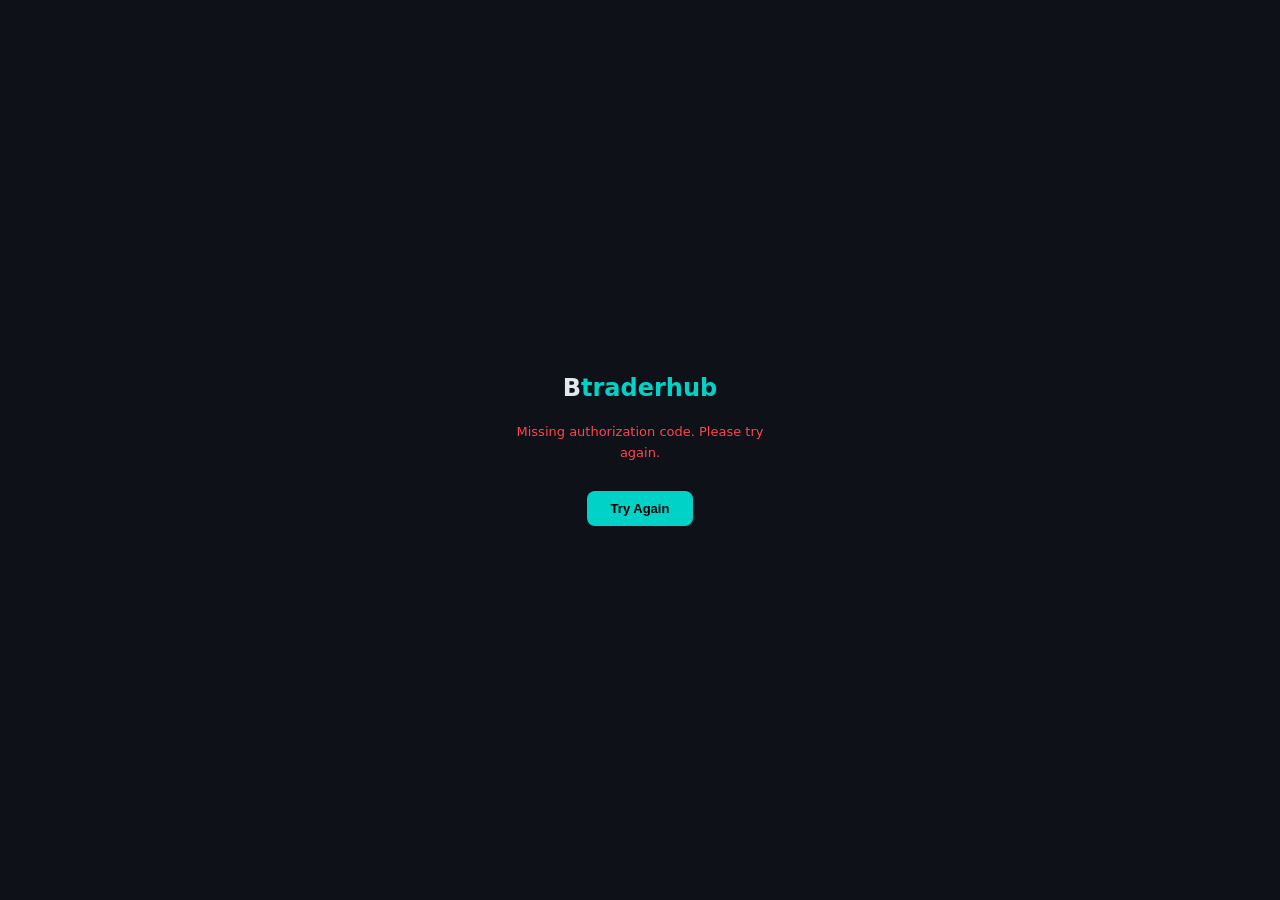
<file: callback.html>
<!DOCTYPE html>
<html lang="en">
<head>
    <meta charset="UTF-8">
    <meta name="viewport" content="width=device-width, initial-scale=1.0">
    <title>MONEHUNT AI | Connecting...</title>
    <style>
        *{box-sizing:border-box;margin:0;padding:0;}
        body{font-family:system-ui,sans-serif;background:#0e1118;color:#e2e8f0;height:100vh;display:flex;align-items:center;justify-content:center;flex-direction:column;gap:20px;}
        .logo{font-size:24px;font-weight:900;}
        .logo span{color:#00d2c8;}
        .spinner{width:44px;height:44px;border:3px solid #2d3748;border-top-color:#00d2c8;border-radius:50%;animation:spin .8s linear infinite;}
        @keyframes spin{to{transform:rotate(360deg);}}
        .msg{font-size:14px;color:#718096;}
        .err{color:#ff444f;font-size:13px;text-align:center;max-width:320px;line-height:1.6;padding:0 16px;}
        .btn{background:#00d2c8;color:#000;border:none;border-radius:8px;padding:10px 24px;font-weight:700;cursor:pointer;font-size:13px;display:none;margin-top:8px;}
    </style>
</head>
<body>
    <div class="logo">B<span>traderhub</span></div>
    <div class="spinner" id="spinner"></div>
    <div class="msg" id="msg">Completing authorization...</div>
    <div class="err" id="err"></div>
    <button class="btn" id="retry-btn" onclick="window.location.href='/'">Try Again</button>
    <script>
    async function handleCallback() {
        const u       = new URL(window.location.href);
        const code    = u.searchParams.get('code');
        const state   = u.searchParams.get('state');
        const error   = u.searchParams.get('error');
        const errDesc = u.searchParams.get('error_description');
        const spinner  = document.getElementById('spinner');
        const msg      = document.getElementById('msg');
        const errEl    = document.getElementById('err');
        const retryBtn = document.getElementById('retry-btn');

        function showError(text) {
            spinner.style.display  = 'none';
            errEl.textContent      = text;
            retryBtn.style.display = 'block';
            msg.style.display      = 'none';
        }

        if (error)        { showError('Authorization failed: ' + (errDesc || error)); return; }
        if (!code||!state){ showError('Missing authorization code. Please try again.'); return; }

        try {
            msg.textContent = 'Exchanging authorization code...';
            const r    = await fetch('/api/oauth-callback', {
                method:  'POST',
                headers: {'Content-Type':'application/json'},
                body:    JSON.stringify({ code, state })
            });
            const data = await r.json();
            if (!r.ok) { showError(data.error || 'Token exchange failed. Please try again.'); return; }

            msg.textContent = 'Connected! Loading your account...';
            sessionStorage.setItem('deriv_access_token', data.access_token);
            if (data.expires_in) sessionStorage.setItem('deriv_token_expiry', Date.now() + (data.expires_in * 1000));
            window.location.replace('/');
        } catch(err) {
            showError('Connection error. Please check your internet and try again.');
            console.error(err);
        }
    }
    handleCallback();
    </script>
</body>
</html>
</file>
